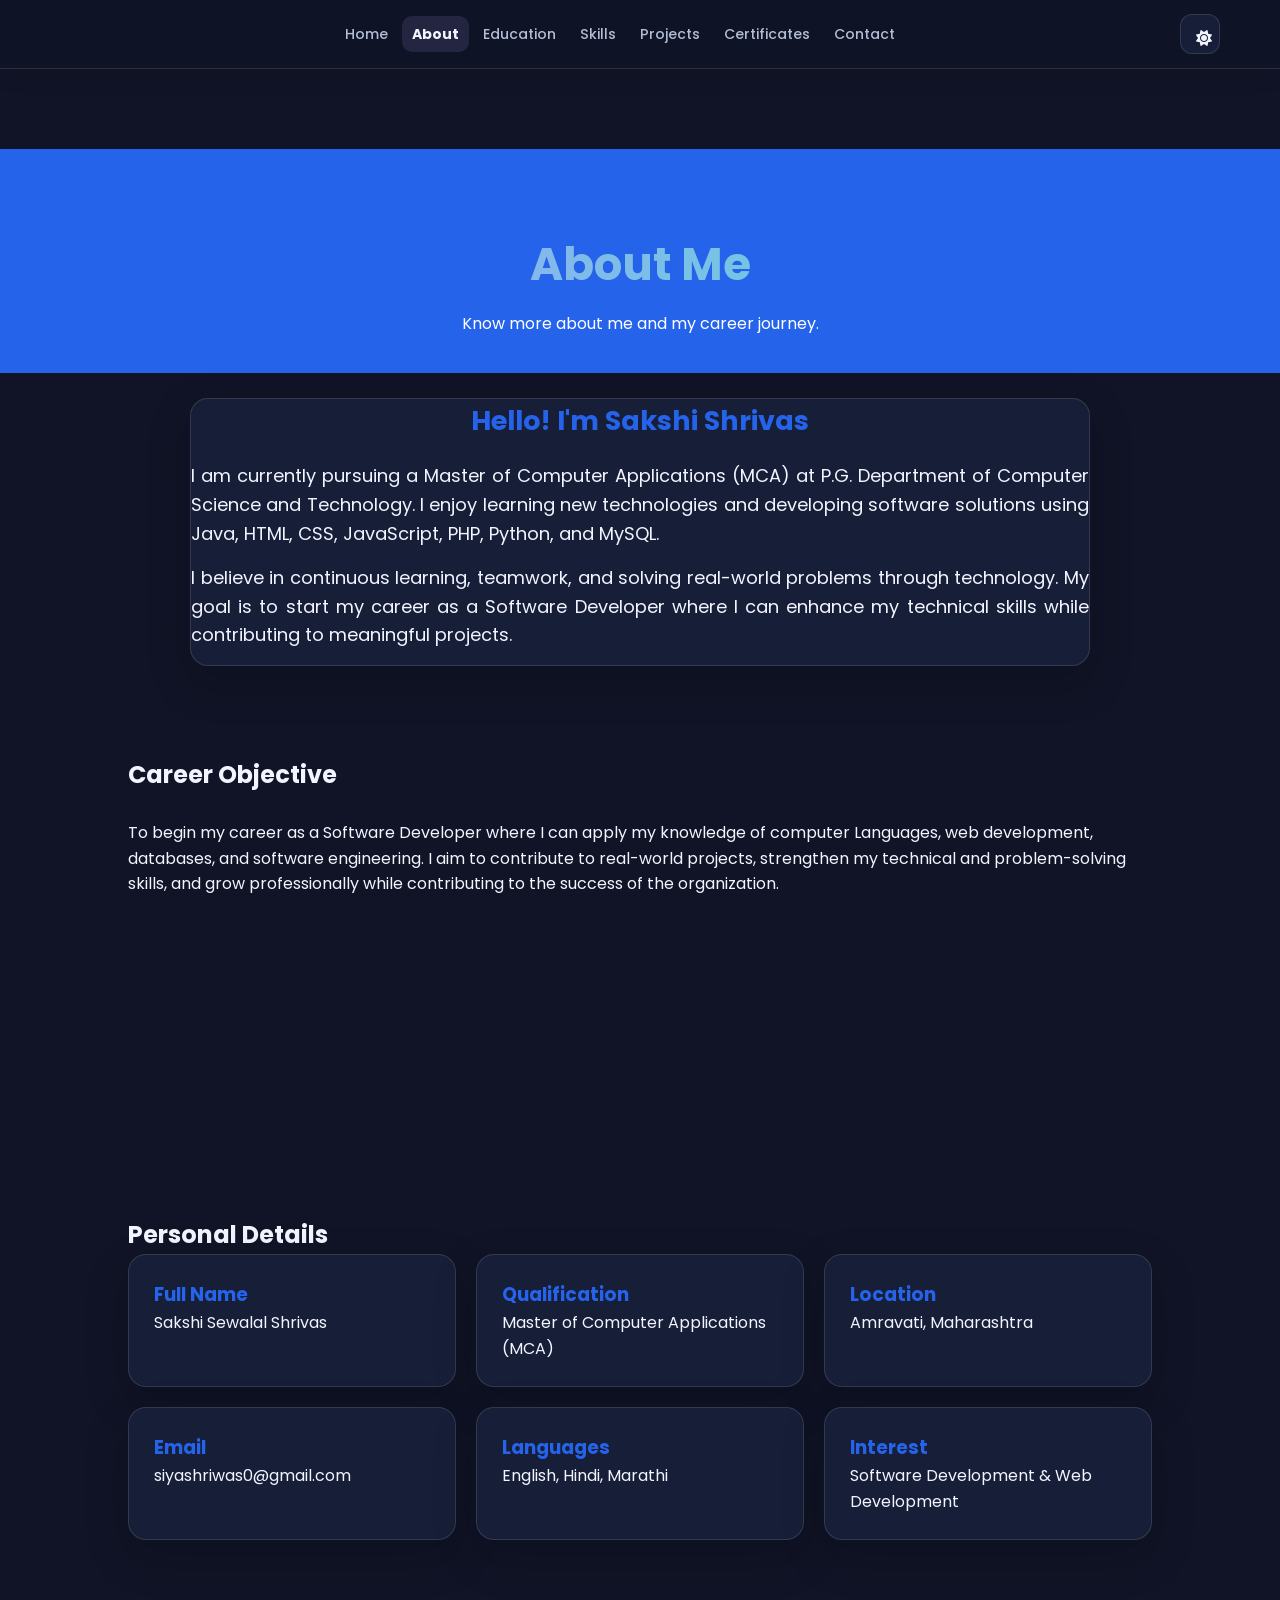
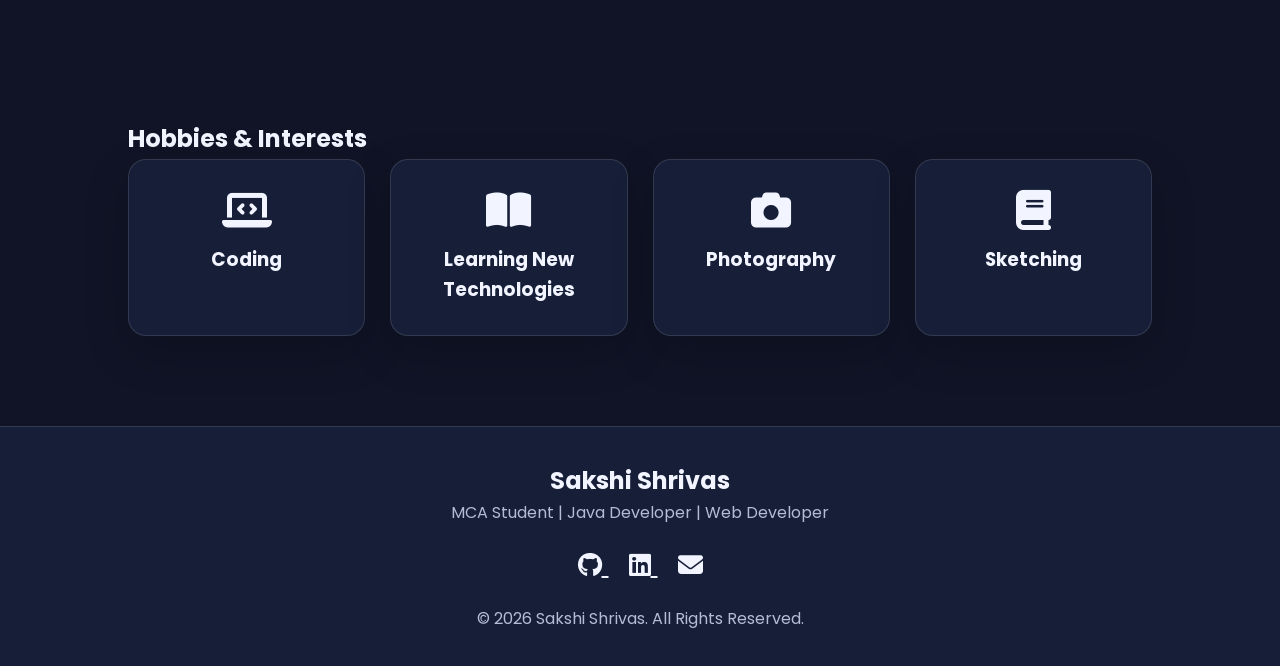
<file: about.html>
<!DOCTYPE html>
<html lang="en">

<head>
    <meta charset="UTF-8">
    <meta name="viewport" content="width=device-width, initial-scale=1.0">
    <meta name="description" content="Learn about Sakshi Shrivas, an MCA student interested in Java and web development.">
    <meta name="theme-color" content="#101426">
    <meta property="og:type" content="website">
    <meta property="og:title" content="About | Sakshi Shrivas Portfolio">
    <meta property="og:description" content="Learn about Sakshi Shrivas, an MCA student interested in Java and web development.">
    <meta property="og:image" content="images/portfolio-preview.svg">
    <title>About | Sakshi Shrivas</title>

    <link rel="icon" href="favicon.svg" type="image/svg+xml">
    <link rel="stylesheet" href="style.css">

    <!-- Font Awesome -->
    <link rel="stylesheet"
        href="https://cdnjs.cloudflare.com/ajax/libs/font-awesome/6.6.0/css/all.min.css">
</head>

<body>

    <!-- ================= NAVBAR ================= -->

    <header>

        <nav class="navbar">

            <div class="logo">
                <a href="index.html"></a>
            </div>

            <ul class="nav-links">

                <li><a href="index.html">Home</a></li>

                <li><a href="about.html" class="active">About</a></li>

                <li><a href="education.html">Education</a></li>

                <li><a href="skills.html">Skills</a></li>

                <li><a href="projects.html">Projects</a></li>

                <li><a href="certificates.html">Certificates</a></li>

                <li><a href="contact.html">Contact</a></li>

            </ul>
            <div class="nav-controls">
                <button class="icon-button menu-toggle" type="button" aria-label="Open navigation" aria-expanded="false"><i class="fas fa-bars"></i></button>
                <button class="icon-button theme-toggle" type="button" aria-label="Switch to light theme" title="Switch theme"><i class="fas fa-sun"></i></button>
            </div>

        </nav>

    </header>

    <!-- ================= ABOUT ================= -->

    <section class="page-banner">

        <h1>About Me</h1>
        <p>Know more about me and my career journey.</p>

    </section><br>


        <div class="about-content">

            <h2>Hello! I'm Sakshi Shrivas</h2>

            <p>
                I am currently pursuing a Master of Computer Applications (MCA)
                at P.G. Department of Computer Science and Technology. I enjoy learning new
                technologies and developing software solutions using Java,
                HTML, CSS, JavaScript, PHP, Python, and MySQL.
            </p>

            <p>
                I believe in continuous learning, teamwork, and solving
                real-world problems through technology. My goal is to start
                my career as a Software Developer where I can enhance my
                technical skills while contributing to meaningful projects.
            </p>

        </div>

    </section>

    <!-- ================= CAREER OBJECTIVE ================= -->

    <section class="career-section">

        <h2>Career Objective</h2><br>

        <p>
            To begin my career as a Software Developer where I can apply my knowledge of computer Languages, web development, databases, and software engineering. I aim to contribute to real-world projects, strengthen my technical and problem-solving skills, and grow professionally while contributing to the success of the organization.
        </p>

        <div class="card">

            <p>
                To obtain a challenging Software Developer position where I
                can apply my programming knowledge, improve my technical
                abilities, and contribute to the success of the organization
                while continuously learning and growing professionally.
            </p>

        </div>

    </section>

    <!-- ================= PERSONAL DETAILS ================= -->

    <section class="details-section">

        <h2>Personal Details</h2>

        <div class="details-container">

            <div class="detail-box">
                <h3>Full Name</h3>
                <p>Sakshi Sewalal Shrivas</p>
            </div>

            <div class="detail-box">
                <h3>Qualification</h3>
                <p>Master of Computer Applications (MCA)</p>
            </div>

            <div class="detail-box">
                <h3>Location</h3>
                <p>Amravati, Maharashtra</p>
            </div>

            <div class="detail-box">
                <h3>Email</h3>
                <p>siyashriwas0@gmail.com</p>
            </div>

            <div class="detail-box">
                <h3>Languages</h3>
                <p>English, Hindi, Marathi</p>
            </div>

            <div class="detail-box">
                <h3>Interest</h3>
                <p>Software Development & Web Development</p>
            </div>

        </div>

    </section>

    <!-- ================= HOBBIES ================= -->

    <section class="hobby-section">

        <h2>Hobbies & Interests</h2>

        <div class="hobby-container">

            <div class="hobby-card">
                <i class="fa-solid fa-laptop-code"></i>
                <h3>Coding</h3>
            </div>

            <div class="hobby-card">
                <i class="fa-solid fa-book-open"></i>
                <h3>Learning New Technologies</h3>
            </div>

            <div class="hobby-card">
                <i class="fa-solid fa-camera"></i>
                <h3>Photography</h3>
            </div>

            <div class="hobby-card">
                <i class="fa-solid fa-book"></i>
                <h3>Sketching</h3>
            </div>

        </div>

    </section>

    <!-- ================= FOOTER ================= -->

    <footer>

        <h2>Sakshi Shrivas</h2>

        <p>MCA Student | Java Developer | Web Developer</p>

        <div class="social-icons">

            <a href="https://github.com/Siya-git2005" target="_blank" rel="noopener noreferrer">
                <i class="fab fa-github"></i>
            </a>

            <a href="https://www.linkedin.com/" target="_blank" rel="noopener noreferrer" aria-label="Find me on LinkedIn">
                <i class="fab fa-linkedin"></i>
            </a>

            <a href="mailto:siyashriwas0@gmail.com">
                <i class="fas fa-envelope"></i>
            </a>

        </div>

        <p>© 2026 Sakshi Shrivas. All Rights Reserved.</p>

    </footer>

    <script src="script.js" defer></script>

</body>

</html>
</file>
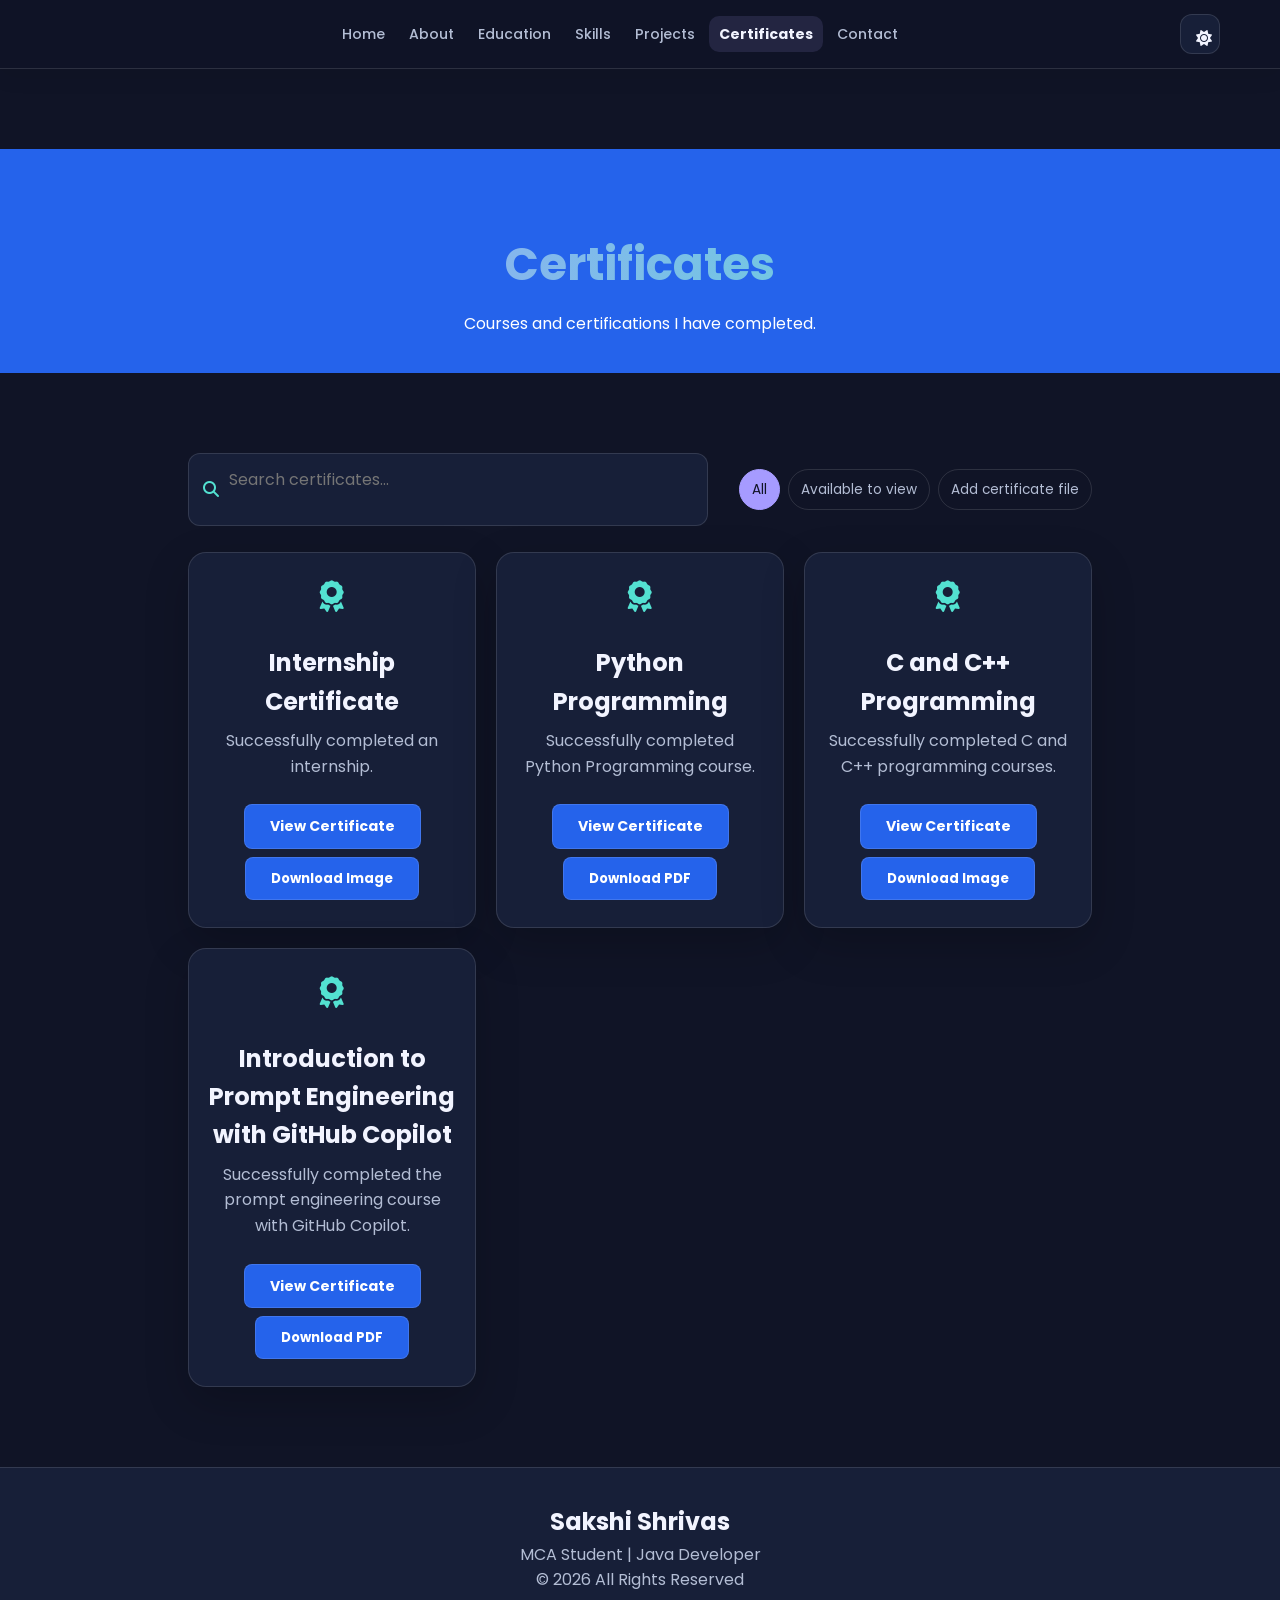
<file: certificates.html>
<!DOCTYPE html>
<html lang="en">
<head>

    <meta charset="UTF-8">
    <meta name="viewport" content="width=device-width, initial-scale=1.0">
    <meta name="description" content="View available certificates and professional learning achievements of Sakshi Shrivas.">
    <meta name="theme-color" content="#101426">
    <meta property="og:type" content="website">
    <meta property="og:title" content="Certificates | Sakshi Shrivas Portfolio">
    <meta property="og:description" content="View available certificates and professional learning achievements of Sakshi Shrivas.">
    <meta property="og:image" content="images/portfolio-preview.svg">

    <title>Certificates | Sakshi Shrivas</title>

    <link rel="icon" href="favicon.svg" type="image/svg+xml">
    <link rel="stylesheet" href="style.css">

    <link rel="stylesheet"
    href="https://cdnjs.cloudflare.com/ajax/libs/font-awesome/6.6.0/css/all.min.css">

</head>

<body>

<header>

<nav class="navbar">

<div class="logo">
<a href="index.html"></a>
</div>

<ul class="nav-links">

<li><a href="index.html">Home</a></li>

<li><a href="about.html">About</a></li>

<li><a href="education.html">Education</a></li>

<li><a href="skills.html">Skills</a></li>

<li><a href="projects.html">Projects</a></li>

<li><a href="certificates.html" class="active">Certificates</a></li>

<li><a href="contact.html">Contact</a></li>

</ul>
            <div class="nav-controls">
                <button class="icon-button menu-toggle" type="button" aria-label="Open navigation" aria-expanded="false"><i class="fas fa-bars"></i></button>
                <button class="icon-button theme-toggle" type="button" aria-label="Switch to light theme" title="Switch theme"><i class="fas fa-sun"></i></button>
            </div>

</nav>

</header>

<!-- Banner -->

<section class="page-banner">

<h1>Certificates</h1>

<p>Courses and certifications I have completed.</p>

</section>

<!-- Certificates -->

<section class="certificate-section">
<div class="portfolio-tools certificate-tools"><label class="search-box"><i class="fas fa-search"></i><input id="certificateSearch" type="search" placeholder="Search certificates..." aria-label="Search certificates"></label><div class="filter-chips" role="group" aria-label="Filter certificates"><button class="filter-chip active" data-cert-filter="all">All</button><button class="filter-chip" data-cert-filter="available">Available to view</button><button class="filter-chip" data-cert-filter="pending">Add certificate file</button></div></div>


<div class="certificate-card">
    <i class="fas fa-award"></i>

    <h2>Internship Certificate</h2>
    <p>Successfully completed an internship.</p>

    <div class="certificate-actions">
        <a class="certificate-preview-btn"
           href="certificates/Java.jpeg"
           target="_blank"
           rel="noopener noreferrer">
            View Certificate
        </a>

        <a class="certificate-download"
           href="certificates/Java.jpeg"
           download="Internship-Certificate.jpeg">
            Download Image
        </a>
    </div>
</div>



<div class="certificate-card">
    <i class="fas fa-award"></i>

    <h2>Python Programming</h2>
    <p>Successfully completed Python Programming course.</p>

    <div class="certificate-actions">
        <a class="certificate-preview-btn"
           href="Pyhton%20CER.pdf"
           target="_blank"
           rel="noopener noreferrer">
            View Certificate
        </a>

        <a class="certificate-download"
           href="Pyhton%20CER.pdf"
           download="Python-Certificate.pdf">
            Download PDF
        </a>
    </div>
</div>


</div>



<div class="certificate-card">
    <i class="fas fa-award"></i>

    <h2>C and C++ Programming</h2>
    <p>Successfully completed C and C++ programming courses.</p>

    <div class="certificate-actions">
        <a class="certificate-preview-btn"
           href="certificates/C and C++.jpeg"
           target="_blank"
           rel="noopener noreferrer">
            View Certificate
        </a>

        <a class="certificate-download"
           href="certificates/C and C++.jpeg"
           download="C-and-CPP-Certificate.jpeg">
            Download Image
        </a>
    </div>
</div>

<div class="certificate-card">
    <i class="fas fa-award"></i>

    <h2>Introduction to Prompt Engineering with GitHub Copilot</h2>
    <p>Successfully completed the prompt engineering course with GitHub Copilot.</p>

    <div class="certificate-actions">
        <a class="certificate-preview-btn"
           href="certificates/prompt engineering with GitHub Copilot.pdf"
           target="_blank"
           rel="noopener noreferrer">
            View Certificate
        </a>

        <a class="certificate-download"
           href="certificates/prompt engineering with GitHub Copilot.pdf"
           download="Prompt-Engineering-Certificate.pdf">
            Download PDF
        </a>
    </div>
</div>




</section>
<div class="modal-backdrop certificate-modal" id="certificateModal" role="dialog" aria-modal="true" aria-labelledby="certificateModalTitle" hidden><div class="modal-card certificate-modal-card"><button type="button" class="modal-close" aria-label="Close certificate">×</button><p class="modal-eyebrow">CERTIFICATE PREVIEW</p><h2 id="certificateModalTitle">Python Programming</h2><div id="certificatePdfViewer">
    <img id="certificateImage" alt="Certificate preview">
</div><img
    id="certificateImage"
    alt="Certificate preview"
    hidden
>
</div><div class="modal-actions"><a id="certificateOpen" class="btn" href="Pyhton%20CER.pdf" target="_blank" rel="noopener noreferrer">Open in new tab</a><a id="certificateDownload" class="btn2" href="Pyhton%20CER.pdf" download>Download PDF</a></div></div></div>

<footer>

<h2>Sakshi Shrivas</h2>

<p>MCA Student | Java Developer</p>

<p>© 2026 All Rights Reserved</p>

</footer>

<script src="script.js" defer></script>

</body>

</html>
</file>
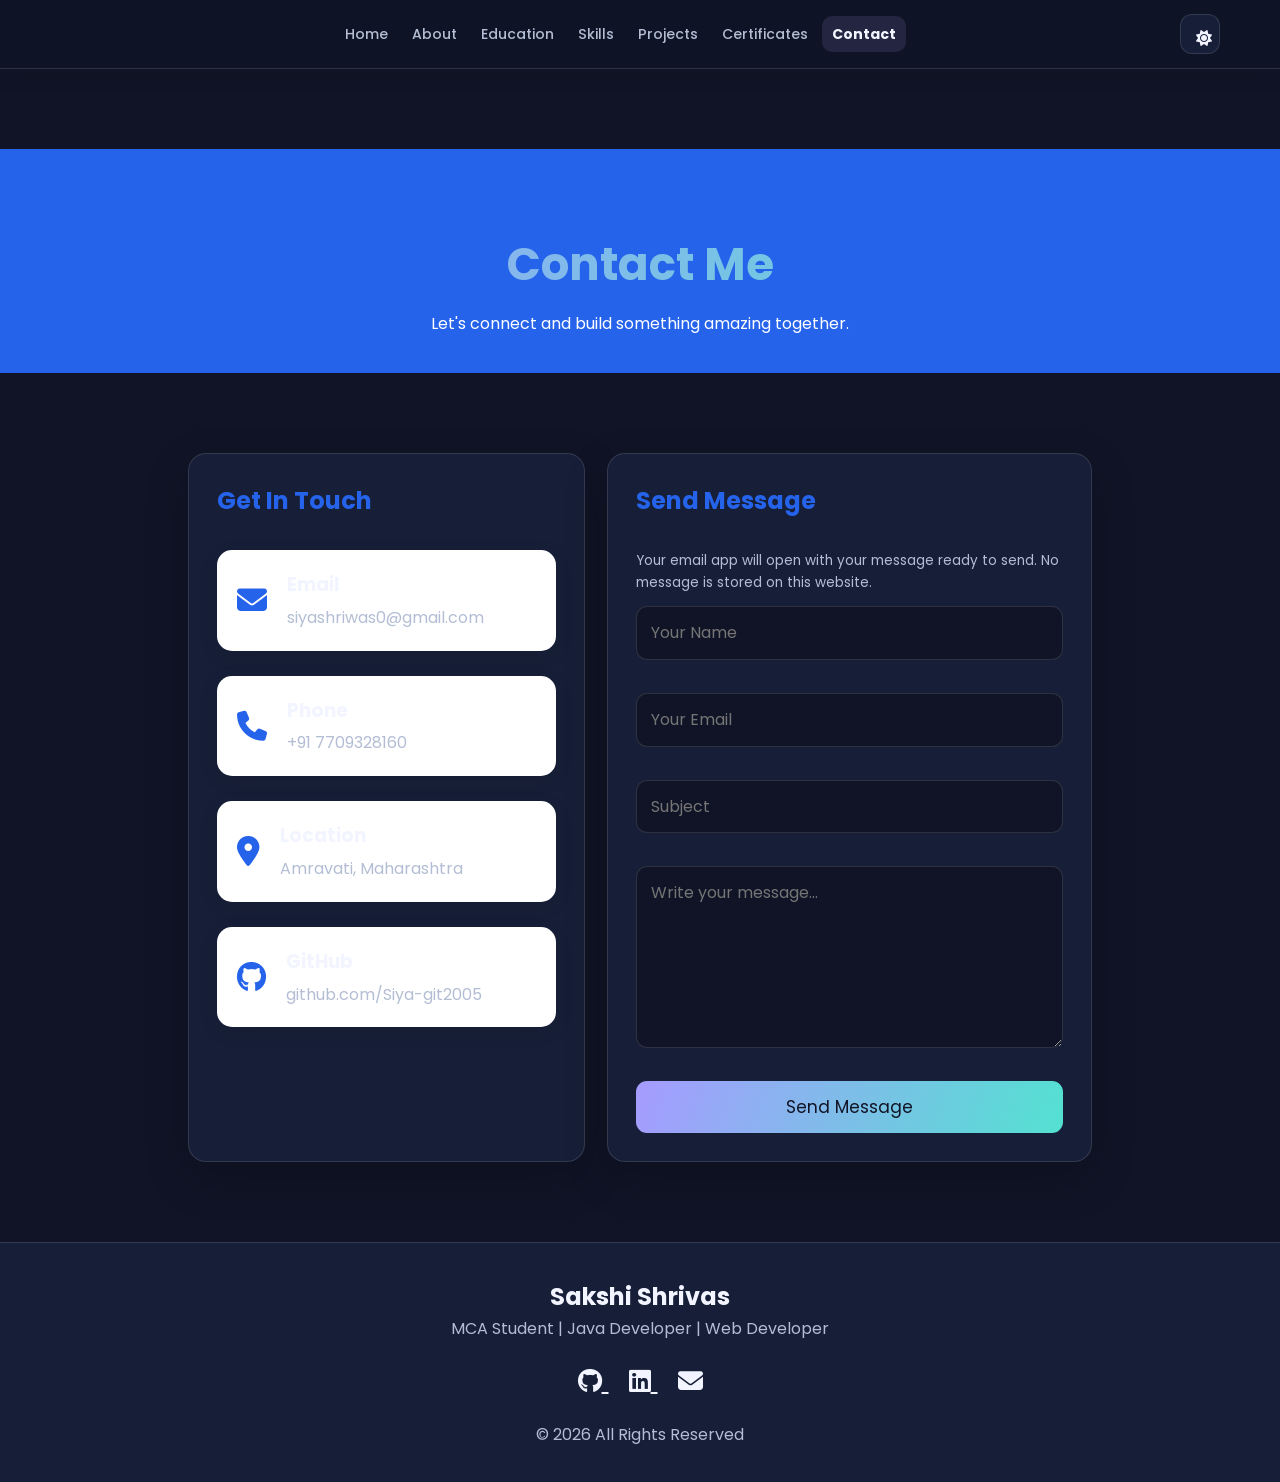
<file: contact.html>
<!DOCTYPE html>
<html lang="en">

<head>

    <meta charset="UTF-8">
    <meta name="viewport" content="width=device-width, initial-scale=1.0">
    <meta name="description" content="Contact Sakshi Shrivas about software development opportunities and projects.">
    <meta name="theme-color" content="#101426">
    <meta property="og:type" content="website">
    <meta property="og:title" content="Contact | Sakshi Shrivas Portfolio">
    <meta property="og:description" content="Contact Sakshi Shrivas about software development opportunities and projects.">
    <meta property="og:image" content="images/portfolio-preview.svg">

    <title>Contact | Sakshi Shrivas</title>

    <link rel="icon" href="favicon.svg" type="image/svg+xml">
    <link rel="stylesheet" href="style.css">

    <link rel="stylesheet"
    href="https://cdnjs.cloudflare.com/ajax/libs/font-awesome/6.6.0/css/all.min.css">

</head>

<body>

<!-- ================= NAVBAR ================= -->

<header>

<nav class="navbar">

<div class="logo">
<a href="index.html"></a>
</div>

<ul class="nav-links">

<li><a href="index.html">Home</a></li>

<li><a href="about.html">About</a></li>

<li><a href="education.html">Education</a></li>

<li><a href="skills.html">Skills</a></li>

<li><a href="projects.html">Projects</a></li>

<li><a href="certificates.html">Certificates</a></li>

<li><a href="contact.html" class="active">Contact</a></li>

</ul>
            <div class="nav-controls">
                <button class="icon-button menu-toggle" type="button" aria-label="Open navigation" aria-expanded="false"><i class="fas fa-bars"></i></button>
                <button class="icon-button theme-toggle" type="button" aria-label="Switch to light theme" title="Switch theme"><i class="fas fa-sun"></i></button>
            </div>

</nav>

</header>

<!-- ================= PAGE BANNER ================= -->

<section class="page-banner">

<h1>Contact Me</h1>

<p>Let's connect and build something amazing together.</p>

</section>

<!-- ================= CONTACT ================= -->

<section class="contact-page">

<div class="contact-info">

<h2>Get In Touch</h2>

<div class="contact-box">

<i class="fas fa-envelope"></i>

<div>

<h3>Email</h3>

<p>siyashriwas0@gmail.com</p>

</div>

</div>

<div class="contact-box">

<i class="fas fa-phone"></i>

<div>

<h3>Phone</h3>

<p>+91 7709328160</p>

</div>

</div>

<div class="contact-box">

<i class="fas fa-location-dot"></i>

<div>

<h3>Location</h3>

<p>Amravati, Maharashtra</p>

</div>

</div>

<div class="contact-box">

<i class="fab fa-github"></i>

<div>

<h3>GitHub</h3>

<p>github.com/Siya-git2005</p>

</div>

</div>

</div>

<!-- Contact Form -->

<div class="contact-form">

<h2>Send Message</h2>

<form id="contactForm">
<p class="form-note">Your email app will open with your message ready to send. No message is stored on this website.</p>

<input name="name" type="text"
placeholder="Your Name" aria-label="Your name"
required>

<input name="email" type="email"
placeholder="Your Email" aria-label="Your email"
required>

<input name="subject" type="text"
placeholder="Subject" aria-label="Subject">

<textarea name="message"
rows="6"
placeholder="Write your message..." aria-label="Your message"
required></textarea>

<button type="submit">

Send Message

</button>

<p id="formStatus" class="form-status" role="status" aria-live="polite"></p>
</form>

</div>

</section>

<!-- ================= FOOTER ================= -->

<footer>

<h2>Sakshi Shrivas</h2>

<p>MCA Student | Java Developer | Web Developer</p>

<div class="social-icons">

<a href="https://github.com/Siya-git2005">

<i class="fab fa-github"></i>

</a>

<a href="#">

<i class="fab fa-linkedin"></i>

</a>

<a href="mailto:siyashriwas0@gmail.com">

<i class="fas fa-envelope"></i>

</a>

</div>

<p>

© 2026 All Rights Reserved

</p>

</footer>

<script src="script.js" defer></script>

</body>

</html>
</file>
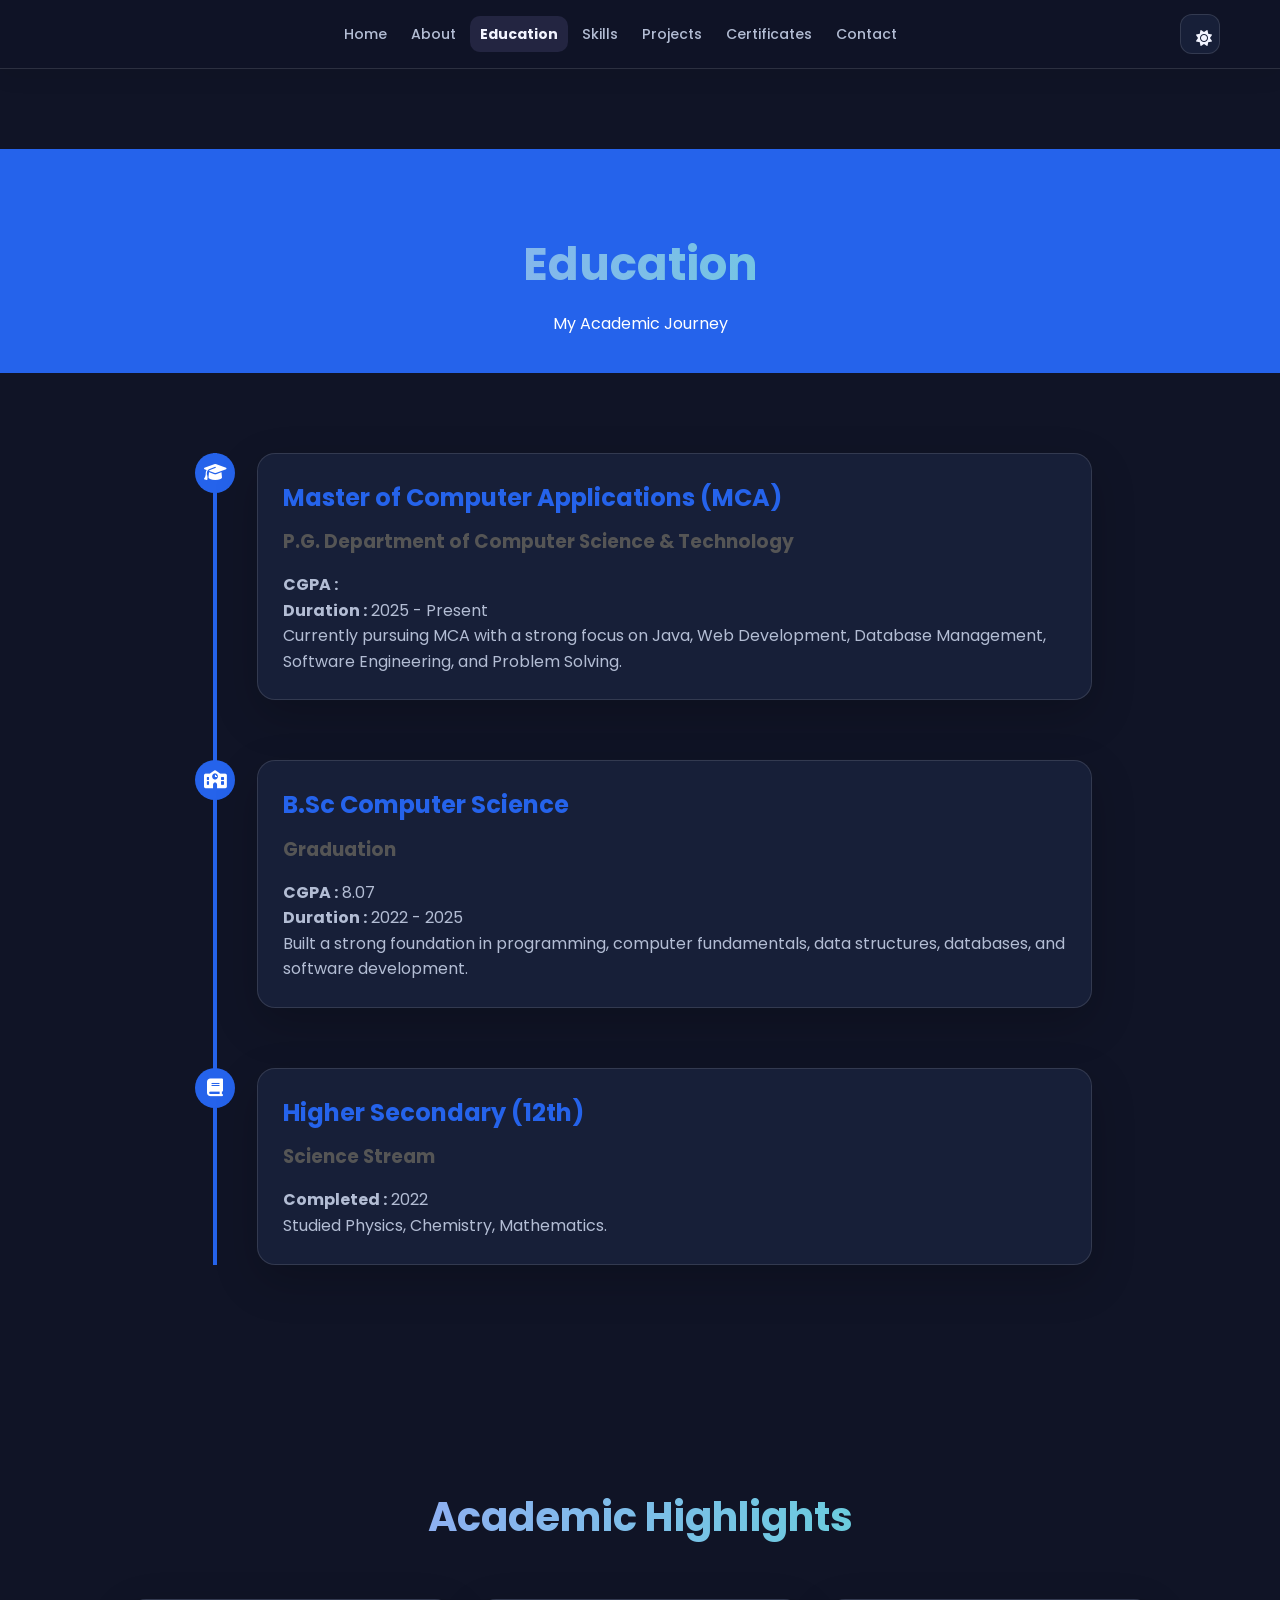
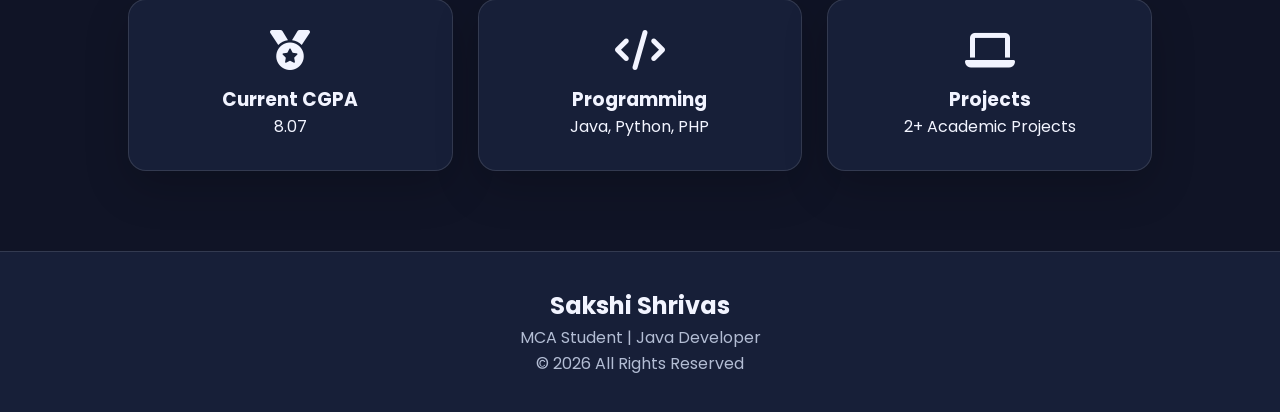
<file: education.html>
<!DOCTYPE html>
<html lang="en">

<head>

    <meta charset="UTF-8">
    <meta name="viewport" content="width=device-width, initial-scale=1.0">
    <meta name="description" content="Academic journey and education details of Sakshi Shrivas.">
    <meta name="theme-color" content="#101426">
    <meta property="og:type" content="website">
    <meta property="og:title" content="Education | Sakshi Shrivas Portfolio">
    <meta property="og:description" content="Academic journey and education details of Sakshi Shrivas.">
    <meta property="og:image" content="images/portfolio-preview.svg">

    <title>Education | Sakshi Shrivas</title>

    <link rel="icon" href="favicon.svg" type="image/svg+xml">
    <link rel="stylesheet" href="style.css">

    <!-- Font Awesome -->

    <link rel="stylesheet"
        href="https://cdnjs.cloudflare.com/ajax/libs/font-awesome/6.6.0/css/all.min.css">

</head>

<body>

    <!-- ================= NAVBAR ================= -->

    <header>

        <nav class="navbar">

            <div class="logo">
                <a href="index.html"></a>
            </div>

            <ul class="nav-links">

                <li><a href="index.html">Home</a></li>

                <li><a href="about.html">About</a></li>

                <li><a href="education.html" class="active">Education</a></li>

                <li><a href="skills.html">Skills</a></li>

                <li><a href="projects.html">Projects</a></li>

                <li><a href="certificates.html">Certificates</a></li>

                <li><a href="contact.html">Contact</a></li>

            </ul>
            <div class="nav-controls">
                <button class="icon-button menu-toggle" type="button" aria-label="Open navigation" aria-expanded="false"><i class="fas fa-bars"></i></button>
                <button class="icon-button theme-toggle" type="button" aria-label="Switch to light theme" title="Switch theme"><i class="fas fa-sun"></i></button>
            </div>

        </nav>

    </header>

    <!-- ================= PAGE TITLE ================= -->

    <section class="page-banner">

        <h1>Education</h1>

        <p>My Academic Journey</p>

    </section>

    <!-- ================= EDUCATION TIMELINE ================= -->

    <section class="education">

        <div class="timeline">

            <!-- MCA -->

            <div class="timeline-item">

                <div class="timeline-icon">

                    <i class="fa-solid fa-graduation-cap"></i>

                </div>

                <div class="timeline-content">

                    <h2>Master of Computer Applications (MCA)</h2>

                    <h3>P.G. Department of Computer Science & Technology</h3>

                    <p><strong>CGPA :</strong> </p>

                    <p><strong>Duration :</strong> 2025 - Present</p>

                    <p>
                        Currently pursuing MCA with a strong focus on
                        Java, Web Development, Database Management,
                        Software Engineering, and Problem Solving.
                    </p>

                </div>

            </div>

            <!-- B.Sc -->

            <div class="timeline-item">

                <div class="timeline-icon">

                    <i class="fa-solid fa-school"></i>

                </div>

                <div class="timeline-content">

                    <h2>B.Sc Computer Science</h2>

                    <h3>Graduation</h3>

                    <p><strong>CGPA :</strong> 8.07</p>

                    <p><strong>Duration :</strong> 2022 - 2025</p>

                    <p>
                        Built a strong foundation in programming,
                        computer fundamentals, data structures,
                        databases, and software development.
                    </p>

                </div>

            </div>

            <!-- School -->

            <div class="timeline-item">

                <div class="timeline-icon">

                    <i class="fa-solid fa-book"></i>

                </div>

                <div class="timeline-content">

                    <h2>Higher Secondary (12th)</h2>

                    <h3>Science Stream</h3>

                    <p><strong>Completed :</strong> 2022</p>

                    <p>
                        Studied Physics, Chemistry, Mathematics.
                    </p>

                </div>
                

            </div>

        </div>

    </section>

    <!-- ================= EDUCATION HIGHLIGHTS ================= -->

    <section class="education-highlights">

        <h2 class="section-title">Academic Highlights</h2>

        <div class="highlight-container">

            <div class="highlight-card">

                <i class="fa-solid fa-medal"></i>

                <h3>Current CGPA</h3>

                <p>8.07</p>

            </div>

            <div class="highlight-card">

                <i class="fa-solid fa-code"></i>

                <h3>Programming</h3>

                <p>Java, Python, PHP</p>

            </div>

            <div class="highlight-card">

                <i class="fa-solid fa-laptop"></i>

                <h3>Projects</h3>

                <p>2+ Academic Projects</p>

            </div>

        </div>

    </section>

    <!-- ================= FOOTER ================= -->

    <footer>

        <h2>Sakshi Shrivas</h2>

        <p>MCA Student | Java Developer</p>

        <p>© 2026 All Rights Reserved</p>

    </footer>

    <script src="script.js" defer></script>

</body>

</html>
</file>
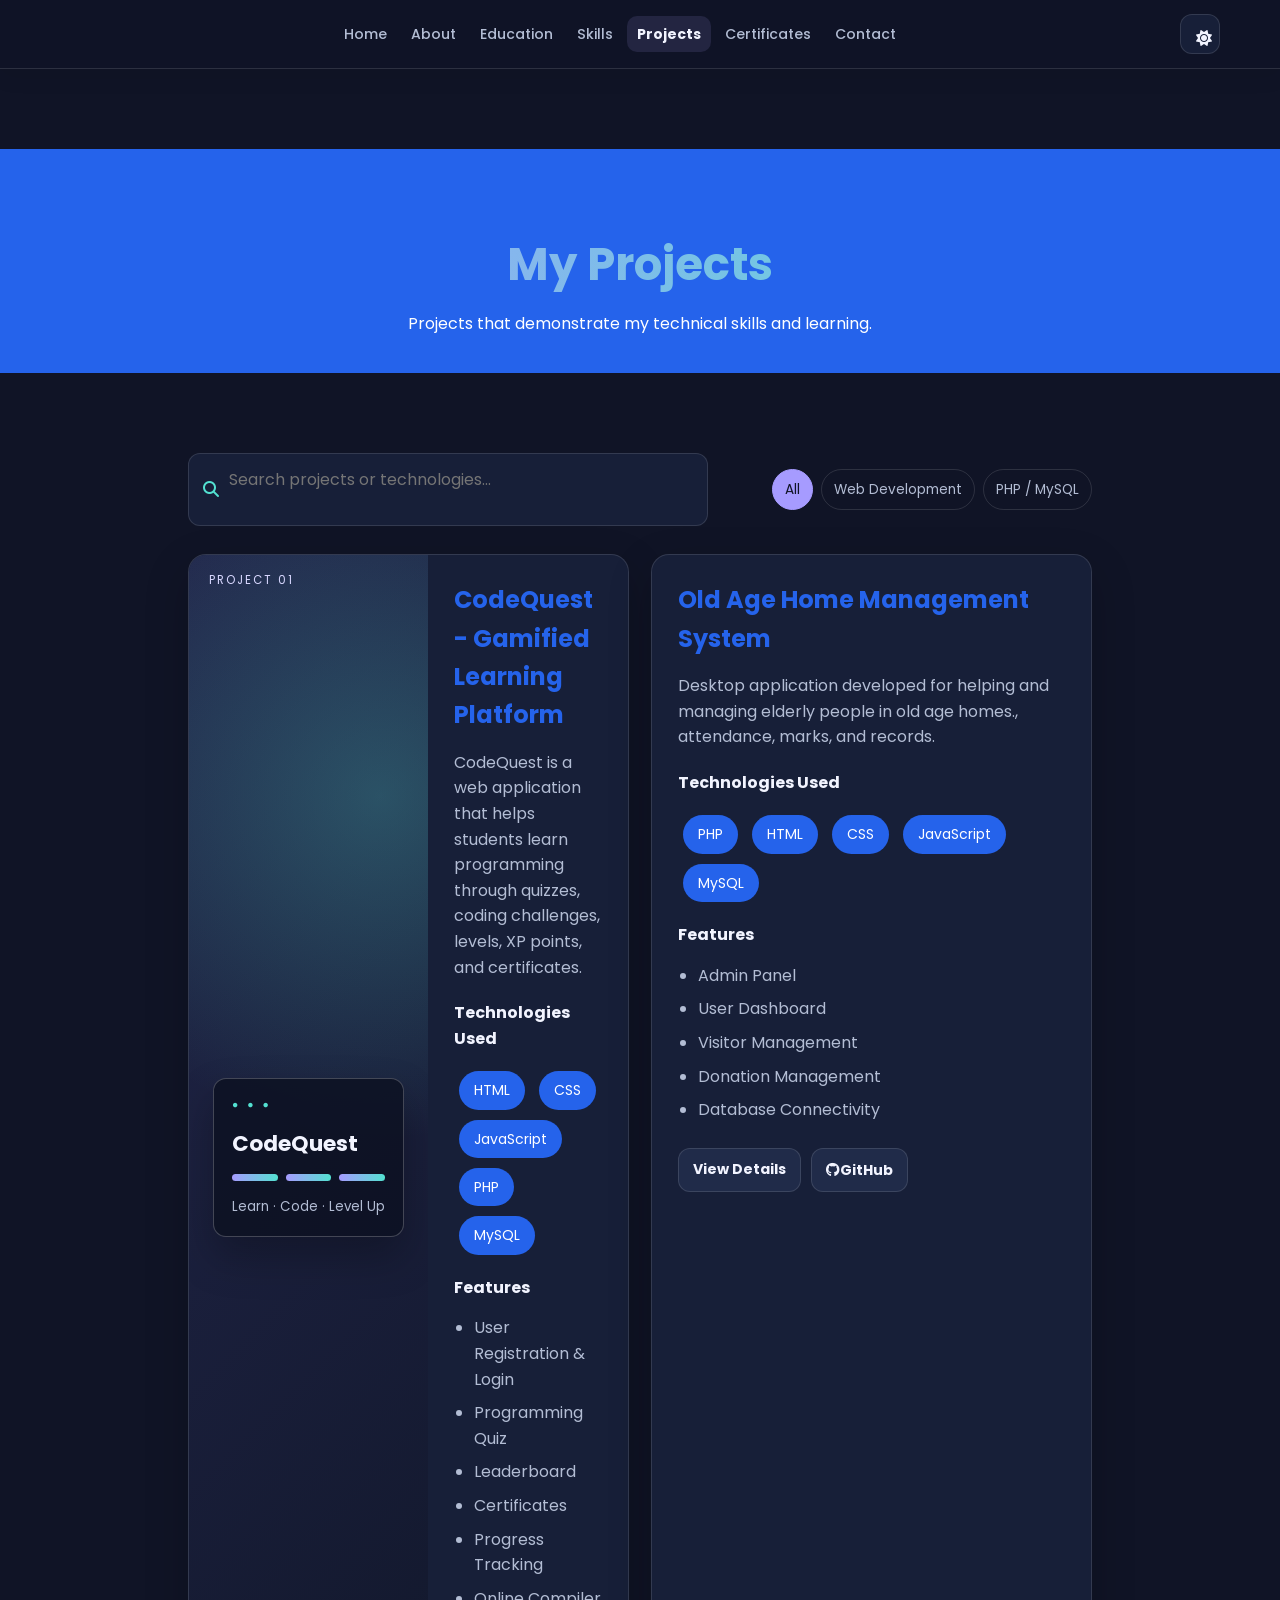
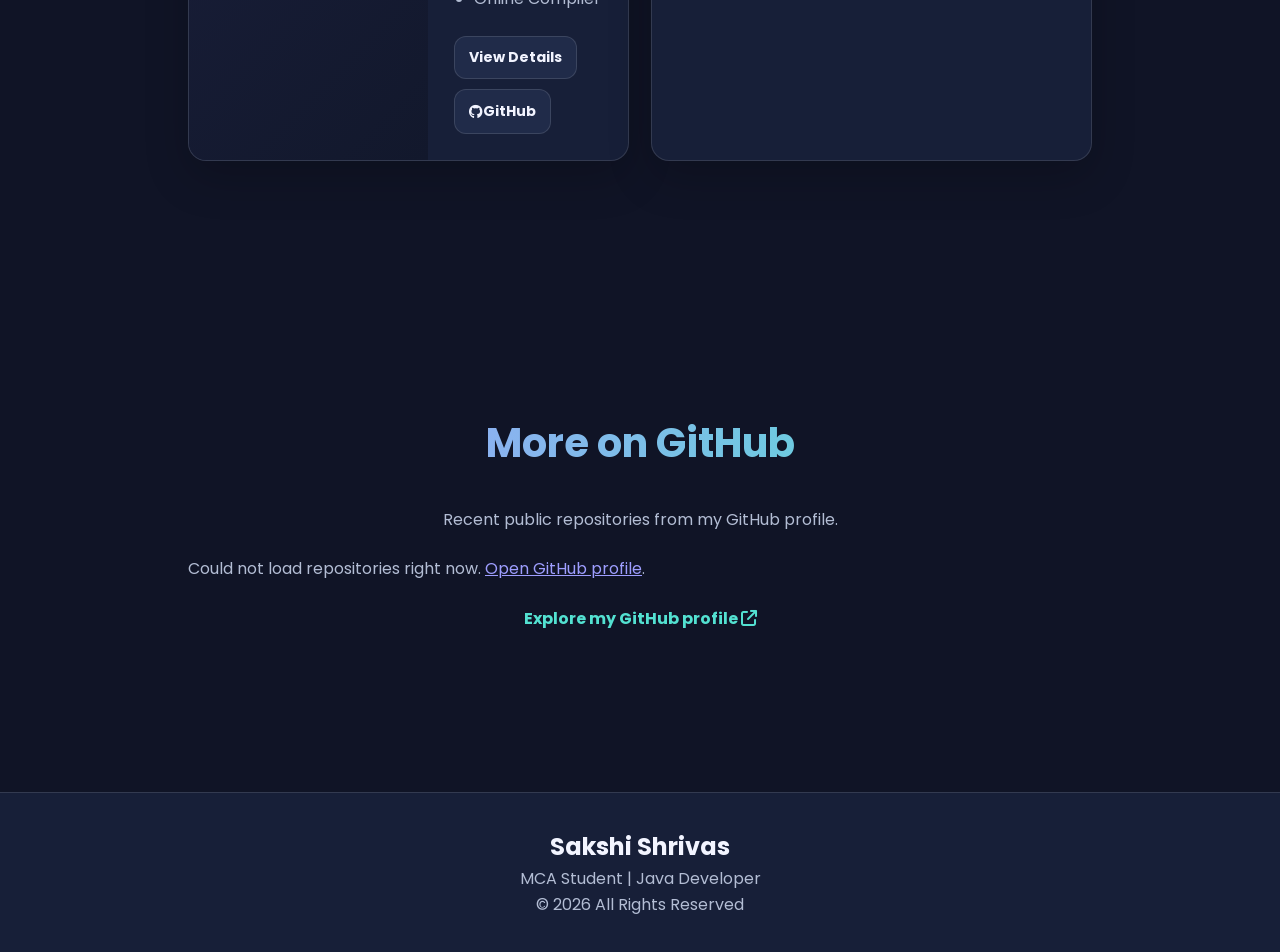
<file: projects.html>
<!DOCTYPE html>
<html lang="en">

<head>

    <meta charset="UTF-8">
    <meta name="viewport" content="width=device-width, initial-scale=1.0">
    <meta name="description" content="Explore software development projects by Sakshi Shrivas, including CodeQuest.">
    <meta name="theme-color" content="#101426">
    <meta property="og:type" content="website">
    <meta property="og:title" content="Projects | Sakshi Shrivas Portfolio">
    <meta property="og:description" content="Explore software development projects by Sakshi Shrivas, including CodeQuest.">
    <meta property="og:image" content="images/portfolio-preview.svg">

    <title>Projects | Sakshi Shrivas</title>

    <link rel="icon" href="favicon.svg" type="image/svg+xml">
    <link rel="stylesheet" href="style.css">

    <link rel="stylesheet"
    href="https://cdnjs.cloudflare.com/ajax/libs/font-awesome/6.6.0/css/all.min.css">

</head>

<body>

<header>

<nav class="navbar">

<div class="logo">
<a href="index.html"></a>
</div>

<ul class="nav-links">

<li><a href="index.html">Home</a></li>

<li><a href="about.html">About</a></li>

<li><a href="education.html">Education</a></li>

<li><a href="skills.html">Skills</a></li>

<li><a href="projects.html" class="active">Projects</a></li>

<li><a href="certificates.html">Certificates</a></li>

<li><a href="contact.html">Contact</a></li>

</ul>
            <div class="nav-controls">
                <button class="icon-button menu-toggle" type="button" aria-label="Open navigation" aria-expanded="false"><i class="fas fa-bars"></i></button>
                <button class="icon-button theme-toggle" type="button" aria-label="Switch to light theme" title="Switch theme"><i class="fas fa-sun"></i></button>
            </div>

</nav>

</header>

<!-- ================= Banner ================= -->

<section class="page-banner">

<h1>My Projects</h1>

<p>Projects that demonstrate my technical skills and learning.</p>

</section>

<!-- ================= Projects ================= -->

<section class="projects">
<div class="portfolio-tools"><label class="search-box"><i class="fas fa-search"></i><input id="projectSearch" type="search" placeholder="Search projects or technologies..." aria-label="Search projects"></label><div class="filter-chips" role="group" aria-label="Filter projects"><button class="filter-chip active" data-filter="all">All</button><button class="filter-chip" data-filter="web">Web Development</button><button class="filter-chip" data-filter="php">PHP / MySQL</button></div></div>

<!-- Project 1 -->

<div class="project-box searchable-project" data-category="web php" data-search="codequest gamified learning platform html css javascript php mysql coding quiz leaderboard certificates">
<div class="project-art art-codequest"><span class="art-label">PROJECT 01</span><div class="mock-window"><div class="mock-dots">● ● ●</div><strong>CodeQuest</strong><div class="mock-bars"><i></i><i></i><i></i></div><small>Learn · Code · Level Up</small></div></div>


<div class="project-info">

<h2>CodeQuest - Gamified Learning Platform</h2>

<p>

CodeQuest is a web application that helps students learn programming
through quizzes, coding challenges, levels, XP points, and certificates.

</p>

<h4>Technologies Used</h4>

<div class="tech">

<span>HTML</span>

<span>CSS</span>

<span>JavaScript</span>

<span>PHP</span>

<span>MySQL</span>

</div>

<h4>Features</h4>

<ul>

<li>User Registration & Login</li>

<li>Programming Quiz</li>

<li>Leaderboard</li>

<li>Certificates</li>

<li>Progress Tracking</li>

<li>Online Compiler</li>

</ul>

<div class="project-buttons">
<button type="button" class="project-details-btn" data-project-title="CodeQuest - Gamified Learning Platform" data-project-detail="A gamified learning app that helps students practise programming through quizzes, coding challenges, levels, XP, progress tracking and certificates." data-project-tech="HTML, CSS, JavaScript, PHP, MySQL">View Details</button>

<a href="https://github.com/Siya-git2005" target="_blank" rel="noopener noreferrer">

<i class="fab fa-github"></i>

GitHub

</a>



</div>

</div>

</div>

<!-- Project 2 -->

<div class="project-box">



<div class="project-info">

<h2>Old Age Home Management System</h2>

<p>

Desktop application developed for helping and managing elderly people in old age homes.,
attendance, marks, and records.

</p>

<h4>Technologies Used</h4>

<div class="tech">

<span>PHP</span>

<span>HTML</span>

<span>CSS</span>

<span>JavaScript</span>

<span>MySQL</span>

</div>

<h4>Features</h4>

<ul>

<li>Admin Panel</li>

<li>User Dashboard</li>

<li>Visitor Management</li>

<li>Donation Management</li>

<li>Database Connectivity</li>

</ul>

<div class="project-buttons">
<button type="button" class="project-details-btn" data-project-title="Old Age Home Management System" data-project-detail="A management system concept for organizing resident records, visitor management, donation records and administrative workflows." data-project-tech="PHP, HTML, CSS, JavaScript, MySQL">View Details</button>

<a href="https://github.com/Siya-git2005">

<i class="fab fa-github"></i>

GitHub

</a>


</div>

</div>

</div>

</section>
<div class="modal-backdrop" id="projectModal" role="dialog" aria-modal="true" aria-labelledby="projectModalTitle" hidden><div class="modal-card"><button type="button" class="modal-close" aria-label="Close details">×</button><p class="modal-eyebrow">PROJECT DETAILS</p><h2 id="projectModalTitle"></h2><p id="projectModalDescription"></p><p class="modal-tech" id="projectModalTech"></p></div></div>

<section class="github-section"><h2 class="section-title">More on GitHub</h2><p class="github-intro">Recent public repositories from my GitHub profile.</p><div class="github-repos" id="githubRepos"><p>Loading repositories…</p></div><p class="github-profile-link"><a href="https://github.com/Siya-git2005" target="_blank" rel="noopener noreferrer">Explore my GitHub profile <i class="fas fa-arrow-up-right-from-square"></i></a></p></section>
<footer>

<h2>Sakshi Shrivas</h2>

<p>MCA Student | Java Developer</p>

<p>© 2026 All Rights Reserved</p>

</footer>

<script src="script.js" defer></script>

</body>

</html>
</file>
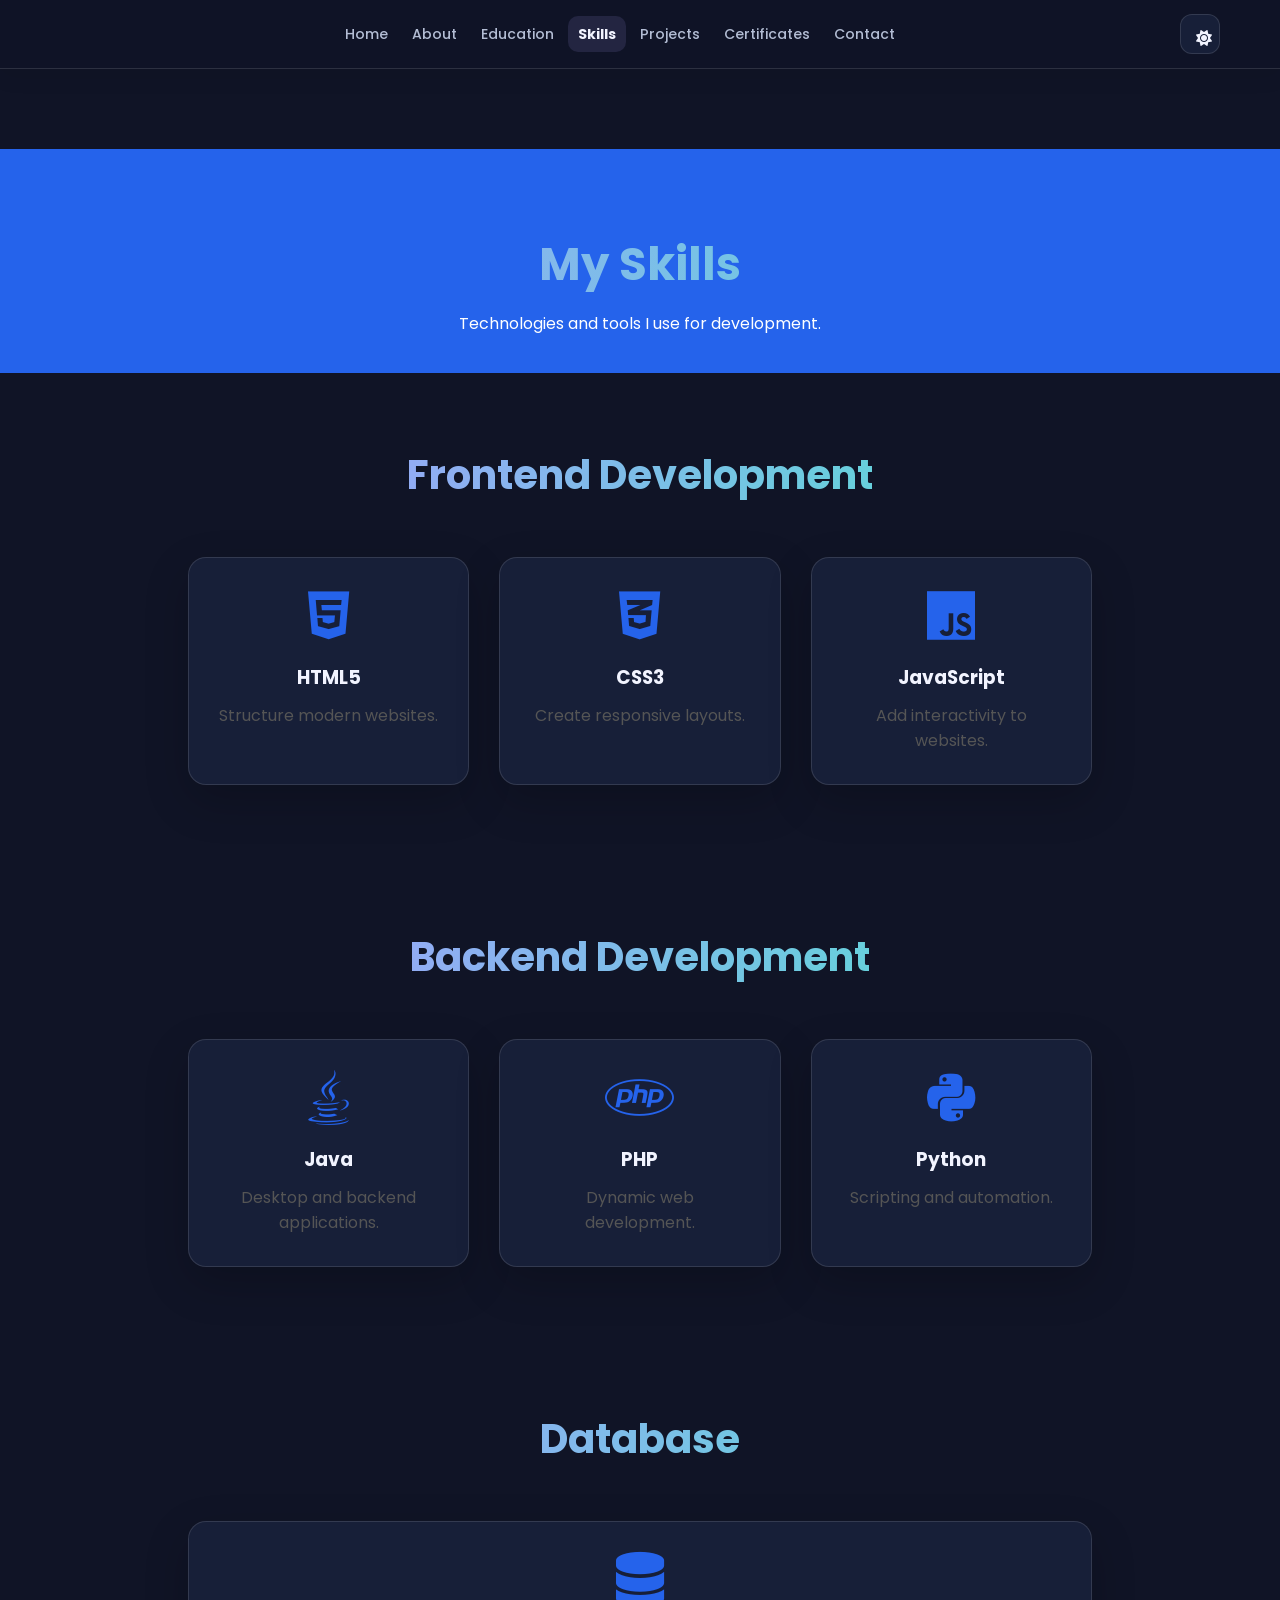
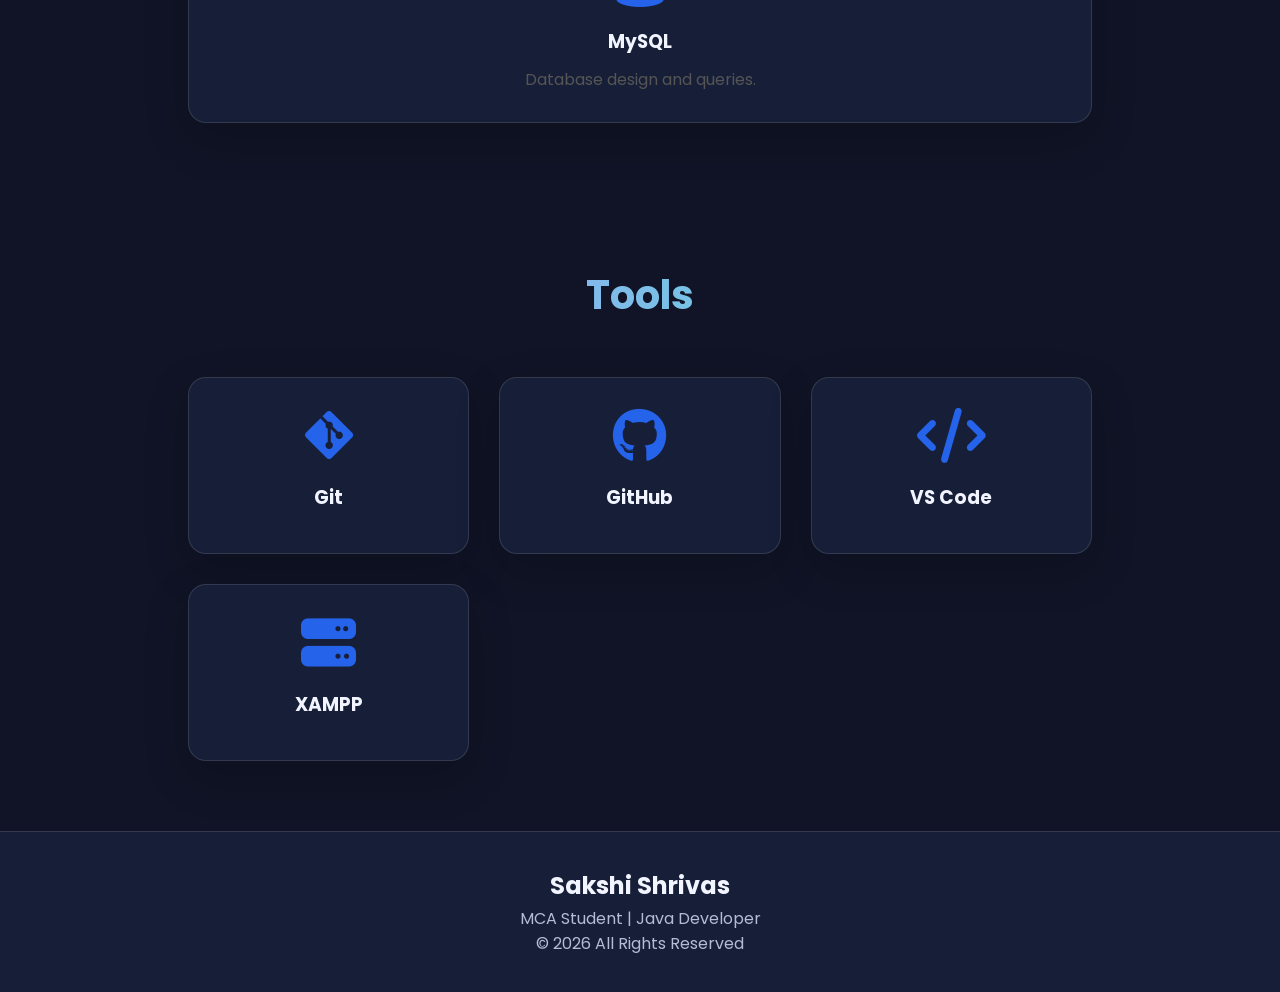
<file: skills.html>
<!DOCTYPE html>
<html lang="en">

<head>

    <meta charset="UTF-8">
    <meta name="viewport" content="width=device-width, initial-scale=1.0">
    <meta name="description" content="Programming and web development skills of Sakshi Shrivas.">
    <meta name="theme-color" content="#101426">
    <meta property="og:type" content="website">
    <meta property="og:title" content="Skills | Sakshi Shrivas Portfolio">
    <meta property="og:description" content="Programming and web development skills of Sakshi Shrivas.">
    <meta property="og:image" content="images/portfolio-preview.svg">

    <title>Skills | Sakshi Shrivas</title>

    <link rel="icon" href="favicon.svg" type="image/svg+xml">
    <link rel="stylesheet" href="style.css">

    <!-- Font Awesome -->

    <link rel="stylesheet"
        href="https://cdnjs.cloudflare.com/ajax/libs/font-awesome/6.6.0/css/all.min.css">

</head>

<body>

    <!-- ================= NAVBAR ================= -->

    <header>

        <nav class="navbar">

            <div class="logo">
                <a href="index.html"></a>
            </div>

            <ul class="nav-links">

                <li><a href="index.html">Home</a></li>

                <li><a href="about.html">About</a></li>

                <li><a href="education.html">Education</a></li>

                <li><a href="skills.html" class="active">Skills</a></li>

                <li><a href="projects.html">Projects</a></li>

                <li><a href="certificates.html">Certificates</a></li>

                <li><a href="contact.html">Contact</a></li>

            </ul>
            <div class="nav-controls">
                <button class="icon-button menu-toggle" type="button" aria-label="Open navigation" aria-expanded="false"><i class="fas fa-bars"></i></button>
                <button class="icon-button theme-toggle" type="button" aria-label="Switch to light theme" title="Switch theme"><i class="fas fa-sun"></i></button>
            </div>

        </nav>

    </header>

    <!-- ================= PAGE BANNER ================= -->

    <section class="page-banner">

        <h1>My Skills</h1>

        <p>Technologies and tools I use for development.</p>

    </section>

    <!-- ================= FRONTEND ================= -->

    <section class="skill-section">

        <h2 class="section-title">Frontend Development</h2>

        <div class="skill-grid">

            <div class="skill-card">
                <i class="fab fa-html5"></i>
                <h3>HTML5</h3>
                <p>Structure modern websites.</p>
            </div>

            <div class="skill-card">
                <i class="fab fa-css3-alt"></i>
                <h3>CSS3</h3>
                <p>Create responsive layouts.</p>
            </div>

            <div class="skill-card">
                <i class="fab fa-js"></i>
                <h3>JavaScript</h3>
                <p>Add interactivity to websites.</p>
            </div>

        </div>

    </section>

    <!-- ================= BACKEND ================= -->

    <section class="skill-section">

        <h2 class="section-title">Backend Development</h2>

        <div class="skill-grid">

            <div class="skill-card">
                <i class="fab fa-java"></i>
                <h3>Java</h3>
                <p>Desktop and backend applications.</p>
            </div>

            <div class="skill-card">
                <i class="fab fa-php"></i>
                <h3>PHP</h3>
                <p>Dynamic web development.</p>
            </div>

            <div class="skill-card">
                <i class="fab fa-python"></i>
                <h3>Python</h3>
                <p>Scripting and automation.</p>
            </div>

        </div>

    </section>

    <!-- ================= DATABASE ================= -->

    <section class="skill-section">

        <h2 class="section-title">Database</h2>

        <div class="skill-grid">

            <div class="skill-card">
                <i class="fas fa-database"></i>
                <h3>MySQL</h3>
                <p>Database design and queries.</p>
            </div>

        </div>

    </section>

    <!-- ================= TOOLS ================= -->

    <section class="skill-section">

        <h2 class="section-title">Tools</h2>

        <div class="skill-grid">

            <div class="skill-card">
                <i class="fab fa-git-alt"></i>
                <h3>Git</h3>
            </div>

            <div class="skill-card">
                <i class="fab fa-github"></i>
                <h3>GitHub</h3>
            </div>

            <div class="skill-card">
                <i class="fas fa-code"></i>
                <h3>VS Code</h3>
            </div>

            <div class="skill-card">
                <i class="fas fa-server"></i>
                <h3>XAMPP</h3>
            </div>

        </div>

    </section>

    <!-- ================= FOOTER ================= -->

    <footer>

        <h2>Sakshi Shrivas</h2>

        <p>MCA Student | Java Developer</p>

        <p>© 2026 All Rights Reserved</p>

    </footer>

    <script src="script.js" defer></script>

</body>

</html>
</file>
<file: style.css>
/* ==========================
   Google Font
========================== */
@import url('https://fonts.googleapis.com/css2?family=Poppins:wght@300;400;500;600;700&display=swap');

/* ==========================
   Reset
========================== */

*{
    margin:0;
    padding:0;
    box-sizing:border-box;
    font-family:'Poppins',sans-serif;
}

html{
    scroll-behavior:smooth;
}

body{
    background:#f5f7fa;
    color:#222;
    line-height:1.6;
}

/* ==========================
   Navbar
========================== */

header{
    width:100%;
    position:fixed;
    top:0;
    left:0;
    background:white;
    box-shadow:0 2px 10px rgba(0,0,0,.08);
    z-index:1000;
}

.navbar{
    width:90%;
    margin:auto;
    display:flex;
    justify-content:space-between;
    align-items:center;
    padding:18px 0;
}

.logo h2{
    color:#2563eb;
    font-size:30px;
}

.nav-links{
    display:flex;
    list-style:none;
}

.nav-links li{
    margin-left:25px;
}

.nav-links a{
    text-decoration:none;
    color:#333;
    font-weight:500;
    transition:.3s;
}

.nav-links a:hover{
    color:#2563eb;
}

/* ==========================
   Home Section
========================== */

.home{
    min-height:100vh;
    display:flex;
    justify-content:space-between;
    align-items:center;
    width:90%;
    margin:auto;
    padding-top:100px;
}

.home-text{
    width:55%;
}

.home-text h3{
    font-size:25px;
    color:#2563eb;
}

.home-text h1{
    font-size:60px;
    margin:10px 0;
}

.home-text h2{
    color:#555;
    margin-bottom:15px;
}

.home-text p{
    color:#666;
    margin-bottom:30px;
}

/* Buttons */

.buttons{
    display:flex;
    gap:20px;
}

.btn{
    text-decoration:none;
    background:#2563eb;
    color:white;
    padding:12px 25px;
    border-radius:8px;
    transition:.3s;
}

.btn:hover{
    background:#1d4ed8;
}

.btn-outline{
    background:transparent;
    color:#2563eb;
    border:2px solid #2563eb;
}

.btn-outline:hover{
    color:white;
    background:#2563eb;
}

/* Image */

.home-image{
    width:40%;
    text-align:center;
}

.home-image img{
    width:330px;
    height:330px;
    object-fit:cover;
    border-radius:50%;
    border:6px solid #2563eb;
    box-shadow:0 10px 30px rgba(0,0,0,.2);
}

/* ==========================
   Common Section
========================== */

section{
    padding:90px 10%;
}

.section-title{
    text-align:center;
    font-size:40px;
    margin-bottom:50px;
    color:#2563eb;
}

/* ==========================
   About
========================== */

.about-content{
    max-width:900px;
    margin:auto;
    text-align:center;
    font-size:18px;
    color:#555;
}

/* ==========================
   Education
========================== */

.education-container{
    display:grid;
    grid-template-columns:repeat(auto-fit,minmax(300px,1fr));
    gap:30px;
}

.card{
    background:white;
    padding:30px;
    border-radius:15px;
    box-shadow:0 5px 20px rgba(0,0,0,.08);
    transition:.3s;
}

.card:hover{
    transform:translateY(-8px);
}

.card h3{
    color:#2563eb;
    margin-bottom:15px;
}

.card span{
    display:block;
    margin-top:10px;
    color:#777;
}

/* ==========================
   Skills
========================== */

.skills-container{
    display:grid;
    grid-template-columns:repeat(auto-fit,minmax(150px,1fr));
    gap:20px;
}

.skill{
    background:white;
    padding:20px;
    border-radius:10px;
    text-align:center;
    font-weight:600;
    box-shadow:0 5px 15px rgba(0,0,0,.08);
    transition:.3s;
}

.skill:hover{
    background:#2563eb;
    color:white;
    transform:scale(1.05);
}

/* ==========================
   Projects
========================== */

.project-container{
    display:grid;
    grid-template-columns:repeat(auto-fit,minmax(320px,1fr));
    gap:30px;
}

.project-card{
    background:white;
    padding:30px;
    border-radius:15px;
    box-shadow:0 5px 20px rgba(0,0,0,.08);
    transition:.3s;
}

.project-card:hover{
    transform:translateY(-10px);
}

.project-card h3{
    color:#2563eb;
    margin-bottom:15px;
}

.project-card p{
    margin-bottom:20px;
    color:#555;
}

.project-card a{
    text-decoration:none;
    color:white;
    background:#2563eb;
    padding:10px 20px;
    border-radius:8px;
    display:inline-block;
}

.project-card a:hover{
    background:#1d4ed8;
}

/* ==========================
   Contact
========================== */

.contact-container{
    max-width:700px;
    margin:auto;
}

form{
    display:flex;
    flex-direction:column;
}

input,
textarea{
    margin-bottom:20px;
    padding:15px;
    border:1px solid #ccc;
    border-radius:8px;
    outline:none;
    font-size:16px;
}

button{
    background:#2563eb;
    color:white;
    border:none;
    padding:15px;
    border-radius:8px;
    cursor:pointer;
    font-size:16px;
}

button:hover{
    background:#1d4ed8;
}

/* ==========================
   Footer
========================== */

footer{
    background:#111827;
    color:white;
    text-align:center;
    padding:40px 20px;
}

.social-icons{
    margin:20px 0;
}

.social-icons a{
    color:white;
    margin:0 10px;
    font-size:25px;
    transition:.3s;
}

.social-icons a:hover{
    color:#60a5fa;
}

/* ==========================
   Responsive
========================== */

@media(max-width:768px){

    .navbar{
        flex-direction:column;
    }

    .nav-links{
        margin-top:15px;
        flex-wrap:wrap;
        justify-content:center;
    }

    .home{
        flex-direction:column-reverse;
        text-align:center;
    }

    .home-text,
    .home-image{
        width:100%;
    }

    .home-text h1{
        font-size:42px;
    }

    .home-image img{
        width:250px;
        height:250px;
        margin-bottom:30px;
    }

    .buttons{
        justify-content:center;
        flex-wrap:wrap;
    }
}

/* Active Navbar */

.nav-links a.active{

    color:#2563eb;
    font-weight:bold;

}

/* Back To Top Button */

#topBtn{

    position:fixed;

    right:30px;

    bottom:30px;

    width:50px;

    height:50px;

    border:none;

    border-radius:50%;

    background:#2563eb;

    color:white;

    font-size:22px;

    cursor:pointer;

    display:none;

    box-shadow:0 5px 15px rgba(0,0,0,.3);

    transition:.3s;

}

#topBtn:hover{

    background:#1d4ed8;

}

/* Scroll Animation */

.card,
.project-card,
.skill{

    opacity:0;

    transform:translateY(40px);

    transition:all .8s ease;

}

.show{

    opacity:1;

    transform:translateY(0);

}

/* ==========================
   Page Banner
========================== */

.page-banner{
    margin-top:80px;
    padding:80px 20px;
    background:#2563eb;
    color:white;
    text-align:center;
}

.page-banner h1{
    font-size:45px;
}

.page-banner p{
    margin-top:10px;
}

/* About Section */

.about-section{
    display:flex;
    justify-content:space-between;
    align-items:center;
    gap:50px;
    padding:80px 10%;
}

.about-image img{
    width:320px;
    border-radius:20px;
    box-shadow:0 10px 25px rgba(0,0,0,.2);
}

.about-content{
    flex:1;
}

.about-content h2{
    color:#2563eb;
    margin-bottom:20px;
}

.about-content p{
    margin-bottom:15px;
    text-align:justify;
}

/* Personal Details */

.details-container{
    display:grid;
    grid-template-columns:repeat(auto-fit,minmax(250px,1fr));
    gap:20px;
}

.detail-box{
    background:white;
    padding:25px;
    border-radius:12px;
    box-shadow:0 5px 15px rgba(0,0,0,.08);
    transition:.3s;
}

.detail-box:hover{
    transform:translateY(-5px);
}

.detail-box h3{
    color:#2563eb;
}

/* Hobbies */

.hobby-container{
    display:grid;
    grid-template-columns:repeat(auto-fit,minmax(180px,1fr));
    gap:25px;
}

.hobby-card{
    background:white;
    text-align:center;
    padding:30px;
    border-radius:15px;
    box-shadow:0 5px 15px rgba(0,0,0,.08);
    transition:.3s;
}

.hobby-card:hover{
    background:#2563eb;
    color:white;
}

.hobby-card i{
    font-size:40px;
    margin-bottom:15px;
}

/* ==========================
   EDUCATION PAGE
========================== */

.education{

    padding:80px 10%;

}

.timeline{

    position:relative;

    margin-left:25px;

    border-left:4px solid #2563eb;

}

.timeline-item{

    position:relative;

    margin-bottom:60px;

    padding-left:40px;

}

.timeline-icon{

    position:absolute;

    left:-22px;

    top:0;

    width:40px;

    height:40px;

    background:#2563eb;

    color:white;

    border-radius:50%;

    display:flex;

    justify-content:center;

    align-items:center;

    font-size:18px;

}

.timeline-content{

    background:white;

    padding:25px;

    border-radius:15px;

    box-shadow:0 5px 20px rgba(0,0,0,.1);

    transition:.3s;

}

.timeline-content:hover{

    transform:translateY(-8px);

}

.timeline-content h2{

    color:#2563eb;

    margin-bottom:10px;

}

.timeline-content h3{

    color:#555;

    margin-bottom:15px;

}

.education-highlights{

    padding:80px 10%;

}

.highlight-container{

    display:grid;

    grid-template-columns:repeat(auto-fit,minmax(250px,1fr));

    gap:25px;

}

.highlight-card{

    background:white;

    padding:30px;

    text-align:center;

    border-radius:15px;

    box-shadow:0 5px 15px rgba(0,0,0,.08);

    transition:.3s;

}

.highlight-card:hover{

    background:#2563eb;

    color:white;

}

.highlight-card i{

    font-size:40px;

    margin-bottom:15px;

}

/* ==========================
   SKILLS PAGE
========================== */

.skill-section{

    padding:70px 10%;

}

.skill-grid{

    display:grid;

    grid-template-columns:repeat(auto-fit,minmax(250px,1fr));

    gap:30px;

}

.skill-card{

    background:white;

    padding:30px;

    border-radius:15px;

    text-align:center;

    box-shadow:0 5px 20px rgba(0,0,0,.08);

    transition:.3s;

}

.skill-card:hover{

    transform:translateY(-10px);

    background:#2563eb;

    color:white;

}

.skill-card i{

    font-size:55px;

    margin-bottom:20px;

    color:#2563eb;

}

.skill-card:hover i{

    color:white;

}

.skill-card h3{

    margin-bottom:10px;

}

.skill-card p{

    color:#555;

}

.skill-card:hover p{

    color:white;

}

/* ==========================
PROJECT PAGE
========================== */

.projects{

padding:80px 10%;

}

.project-box{

display:flex;

background:white;

margin-bottom:50px;

border-radius:20px;

overflow:hidden;

box-shadow:0 10px 30px rgba(0,0,0,.1);

transition:.3s;

}

.project-box:hover{

transform:translateY(-8px);

}

.project-image{

flex:1;

}

.project-image img{

width:100%;

height:100%;

object-fit:cover;

}

.project-info{

flex:1.5;

padding:35px;

}

.project-info h2{

color:#2563eb;

margin-bottom:15px;

}

.project-info p{

margin-bottom:20px;

color:#555;

}

.tech{

margin:15px 0;

}

.tech span{

display:inline-block;

background:#2563eb;

color:white;

padding:8px 15px;

border-radius:20px;

margin:5px;

font-size:14px;

}

.project-info ul{

margin-left:20px;

margin-top:15px;

margin-bottom:20px;

}

.project-info li{

margin-bottom:8px;

}

.project-buttons{

margin-top:25px;

}

.project-buttons a{

display:inline-block;

text-decoration:none;

padding:12px 25px;

background:#2563eb;

color:white;

border-radius:8px;

margin-right:15px;

transition:.3s;

}

.project-buttons a:hover{

background:#1d4ed8;

}

@media(max-width:900px){

.project-box{

flex-direction:column;

}

}

/* ==========================
CERTIFICATES PAGE
========================== */

.certificate-section{

padding:80px 10%;

display:grid;

grid-template-columns:repeat(auto-fit,minmax(280px,1fr));

gap:30px;

}

.certificate-card{

background:white;

padding:35px;

border-radius:20px;

text-align:center;

box-shadow:0 10px 30px rgba(0,0,0,.08);

transition:.3s;

}

.certificate-card:hover{

transform:translateY(-10px);

background:#2563eb;

color:white;

}

.certificate-card i{

font-size:60px;

color:#2563eb;

margin-bottom:20px;

}

.certificate-card:hover i{

color:white;

}

.certificate-card h2{

margin-bottom:15px;

}

.certificate-card p{

margin-bottom:25px;

}

.certificate-card a{

display:inline-block;

padding:10px 25px;

background:#2563eb;

color:white;

text-decoration:none;

border-radius:8px;

}

.certificate-card:hover a{

background:white;

color:#2563eb;

}

/* ==========================
CONTACT PAGE
========================== */

.contact-page{

padding:80px 10%;

display:grid;

grid-template-columns:1fr 1fr;

gap:50px;

}

.contact-info h2,
.contact-form h2{

margin-bottom:30px;

color:#2563eb;

}

.contact-box{

display:flex;

align-items:center;

margin-bottom:25px;

background:white;

padding:20px;

border-radius:15px;

box-shadow:0 5px 20px rgba(0,0,0,.08);

}

.contact-box i{

font-size:30px;

color:#2563eb;

margin-right:20px;

}

.contact-box h3{

margin-bottom:5px;

}

.contact-form{

background:white;

padding:35px;

border-radius:20px;

box-shadow:0 10px 30px rgba(0,0,0,.08);

}

.contact-form input,
.contact-form textarea{

width:100%;

padding:15px;

margin-bottom:20px;

border:1px solid #ddd;

border-radius:10px;

font-size:16px;

}

.contact-form button{

width:100%;

padding:15px;

background:#2563eb;

color:white;

border:none;

border-radius:10px;

font-size:17px;

cursor:pointer;

transition:.3s;

}

.contact-form button:hover{

background:#1d4ed8;

}

@media(max-width:900px){

.contact-page{

grid-template-columns:1fr;

}

}

/* === Portfolio upgrade: responsive, accessible, theme-aware additions === */
:root{color-scheme:dark;--bg:#101426;--surface:#171f38;--surface2:#202b49;--text:#f2f4ff;--muted:#b3bdd4;--accent:#a69bff;--accent2:#53e1d1;--border:rgba(255,255,255,.12);--header:rgba(16,20,38,.92);--shadow:0 16px 45px rgba(0,0,0,.2)}
html{scroll-padding-top:100px} body{background:var(--bg);color:var(--text);transition:background .25s,color .25s} body,body *{box-sizing:border-box} body{padding-top:0} header{position:sticky!important;top:0;background:var(--header)!important;backdrop-filter:blur(18px);border-bottom:1px solid var(--border);box-shadow:0 5px 24px rgba(0,0,0,.08)} .navbar{width:min(1160px,92%);gap:18px;padding:14px 0}.logo a{font-weight:800;letter-spacing:-1px;background:linear-gradient(100deg,var(--accent),var(--accent2));-webkit-background-clip:text;background-clip:text;color:transparent}.nav-links{gap:4px;align-items:center}.nav-links li{margin-left:0}.nav-links a{color:var(--muted);padding:8px 10px;border-radius:10px;font-size:.88rem}.nav-links a:hover,.nav-links a.active{color:var(--text);background:rgba(166,155,255,.13)}.nav-controls{display:flex;gap:8px;align-items:center}.icon-button{width:40px;height:40px;border:1px solid var(--border);border-radius:12px;background:var(--surface);color:var(--text);cursor:pointer;display:grid;place-items:center}.menu-toggle{display:none}.hero{width:min(1160px,92%);margin:auto;min-height:650px;gap:48px}.hero-text h1{font-size:clamp(2.6rem,6vw,5rem);line-height:1.08;letter-spacing:-2px}.gradient-name{background:linear-gradient(100deg,var(--accent),var(--accent2));-webkit-background-clip:text;background-clip:text;color:transparent}.hero-text h2{min-height:2rem;color:var(--accent2)}.hero-text p,.about-home p{color:var(--muted)}.btn,.btn2,.project-buttons a,.project-details-btn,.certificate-preview-btn,.certificate-download{border-radius:12px;transition:transform .2s,box-shadow .2s;cursor:pointer}.btn:hover,.btn2:hover,.project-buttons a:hover,.project-details-btn:hover,.certificate-preview-btn:hover,.certificate-download:hover{transform:translateY(-2px)}.btn{background:linear-gradient(110deg,var(--accent),var(--accent2));color:#111426;border:0}.btn2{background:transparent;color:var(--text);border:1px solid var(--border)}.hero-image{min-height:370px;position:relative;display:grid;place-items:center}.avatar-orbit{width:270px;height:270px;border-radius:38% 62% 60% 40%/40% 40% 60% 60%;background:linear-gradient(135deg,rgba(166,155,255,.22),rgba(83,225,209,.13));border:1px solid var(--border);display:grid;place-items:center;animation:floatPortfolio 7s ease-in-out infinite;box-shadow:0 0 90px rgba(166,155,255,.1)}.avatar-orbit span{width:190px;height:190px;display:grid;place-items:center;border-radius:32px;background:linear-gradient(145deg,var(--surface2),var(--surface));border:1px solid var(--border);font-size:5rem;font-weight:800;letter-spacing:-5px;color:var(--accent);transform:rotate(-5deg);box-shadow:var(--shadow)}.floating-tag{position:absolute;padding:10px 14px;background:var(--surface);border:1px solid var(--border);border-radius:13px;box-shadow:var(--shadow);font-weight:700}.floating-tag i{color:var(--accent2);margin-right:7px}.tag-java{top:15%;right:3%}.tag-code{bottom:14%;left:0}@keyframes floatPortfolio{50%{transform:translateY(-12px) rotate(3deg)}}.quick-info{width:min(1160px,92%);margin:auto;gap:18px}.info-card,.card,.project-box,.timeline-content,.certificate-card,.contact-info,.contact-form,.about-content,.detail-box,.hobby-card,.highlight-card,.skill-card{background:var(--surface)!important;color:var(--text);border:1px solid var(--border);border-radius:18px;box-shadow:var(--shadow);transition:transform .25s,border-color .25s}.info-card p,.project-info p,.project-info ul,.certificate-card p,.timeline-content p,.contact-box p{color:var(--muted)}.info-card:hover,.project-box:hover,.certificate-card:hover,.skill-card:hover{transform:translateY(-4px);border-color:var(--accent)}.page-banner{padding-top:80px;padding-bottom:36px}.page-banner h1,.section-title{background:linear-gradient(100deg,var(--accent),var(--accent2));-webkit-background-clip:text;background-clip:text;color:transparent}.projects,.certificate-section,.education,.skill-section,.contact-page{width:min(1160px,92%);margin-left:auto;margin-right:auto}.projects{display:grid;grid-template-columns:repeat(2,minmax(0,1fr));gap:22px}.project-box{overflow:hidden;padding:0!important}.project-info{padding:26px}.project-art{min-height:205px;display:grid;place-items:center;position:relative;overflow:hidden;padding:24px;background:radial-gradient(circle at 80% 20%,rgba(83,225,209,.25),transparent 35%),linear-gradient(135deg,#22264b,#12182c)}.art-oldage{background:radial-gradient(circle at 80% 20%,rgba(166,155,255,.25),transparent 35%),linear-gradient(135deg,#173b43,#12182c)}.art-label{position:absolute;left:20px;top:16px;font-size:.72rem;letter-spacing:2px;color:#d9d8ff}.mock-window{width:min(330px,100%);padding:18px;border:1px solid rgba(255,255,255,.22);border-radius:13px;background:rgba(12,17,34,.84);box-shadow:0 20px 40px rgba(0,0,0,.25)}.mock-dots{font-size:.65rem;letter-spacing:3px;color:var(--accent2);margin-bottom:14px}.mock-window strong{font-size:1.35rem;display:block;margin-bottom:12px}.mock-bars{display:flex;gap:8px;margin:12px 0}.mock-bars i{height:7px;flex:1;background:linear-gradient(90deg,var(--accent),var(--accent2));border-radius:8px}.mock-window small{color:#b3bdd4}.mock-stat-row{display:flex;gap:7px;margin:12px 0}.mock-stat-row i{font-style:normal;flex:1;padding:9px 4px;border-radius:7px;background:#27324b;text-align:center;font-size:.65rem;color:#dce4ff}.project-buttons{display:flex;flex-wrap:wrap;gap:10px}.project-buttons a,.project-details-btn,.certificate-preview-btn,.certificate-download{padding:10px 14px;display:inline-flex;align-items:center;justify-content:center;text-decoration:none;font-weight:700;font-size:.88rem;border:1px solid var(--border);background:var(--surface2);color:var(--text)}.project-details-btn{font-family:inherit}.portfolio-tools{grid-column:1/-1;display:flex;gap:15px;align-items:center;justify-content:space-between;flex-wrap:wrap;margin-bottom:6px}.search-box{display:flex;align-items:center;gap:10px;flex:1;min-width:230px;max-width:520px;padding:0 14px;border:1px solid var(--border);border-radius:12px;background:var(--surface)}.search-box i{color:var(--accent2)}.search-box input{width:100%;padding:13px 0;border:0;outline:0;background:transparent;color:var(--text);font:inherit}.filter-chips{display:flex;gap:8px;flex-wrap:wrap}.filter-chip{padding:9px 12px;border:1px solid var(--border);border-radius:99px;background:transparent;color:var(--muted);cursor:pointer;font:inherit;font-size:.85rem}.filter-chip.active,.filter-chip:hover{background:var(--accent);color:#111426;border-color:var(--accent)}.certificate-section{display:grid;grid-template-columns:repeat(3,minmax(0,1fr));gap:20px}.certificate-card{padding:27px 20px;text-align:center}.certificate-card>i{font-size:2rem;color:var(--accent2)}.certificate-card h2{margin:12px 0 7px}.certificate-actions{display:flex;flex-wrap:wrap;justify-content:center;gap:8px}.certificate-unavailable{padding:10px 12px;border-radius:10px;background:transparent;color:var(--muted);border:1px dashed var(--border);font:inherit;font-size:.8rem;cursor:not-allowed}.certificate-download{font-size:.82rem}.modal-backdrop{position:fixed;inset:0;z-index:2000;background:rgba(0,0,0,.72);display:grid;place-items:center;padding:20px;overflow:auto}.modal-backdrop[hidden]{display:none!important}.modal-card{position:relative;width:min(760px,100%);max-height:92vh;overflow:auto;background:var(--surface);color:var(--text);border:1px solid var(--border);border-radius:20px;padding:28px;box-shadow:0 25px 90px rgba(0,0,0,.5)}.modal-close{position:absolute;right:15px;top:12px;width:38px;height:38px;border:1px solid var(--border);border-radius:11px;background:var(--surface2);color:var(--text);font-size:1.5rem;cursor:pointer}.modal-eyebrow{color:var(--accent2);font-size:.78rem;font-weight:800;letter-spacing:2px;margin-bottom:8px}.modal-card h2{font-size:1.6rem;margin-bottom:12px}.modal-card p{color:var(--muted)}.certificate-modal-card iframe{width:100%;height:min(62vh,650px);border:1px solid var(--border);border-radius:12px;background:#fff;margin:12px 0}.modal-actions{display:flex;flex-wrap:wrap;gap:10px}.modal-actions a{text-decoration:none}.contact-page{display:grid;grid-template-columns:.9fr 1.1fr;gap:22px}.contact-info,.contact-form{padding:28px}.contact-form form{display:grid;gap:13px}.contact-form input,.contact-form textarea{background:var(--bg)!important;color:var(--text)!important;border:1px solid var(--border)!important;border-radius:11px;padding:13px 14px;font:inherit;width:100%}.contact-form input:focus,.contact-form textarea:focus{outline:2px solid var(--accent);outline-offset:1px}.contact-form button{background:linear-gradient(110deg,var(--accent),var(--accent2));color:#111426;border:0;border-radius:11px;padding:13px 17px;font:700 1rem inherit;cursor:pointer}.form-note,.form-status{color:var(--muted);font-size:.85rem}.form-status:empty{display:none}footer{background:var(--surface)!important;color:var(--text);border-top:1px solid var(--border);padding:35px 5%}footer p{color:var(--muted)}.social-icons a{color:var(--text)}#topBtn{position:fixed;right:22px;bottom:22px;width:45px;height:45px;border:0;border-radius:13px;background:var(--accent);color:#111426;font-size:1.4rem;display:none;place-items:center;z-index:1000;box-shadow:var(--shadow);cursor:pointer}.show{animation:revealPortfolio .5s ease both}@keyframes revealPortfolio{from{opacity:0;transform:translateY(12px)}to{opacity:1;transform:translateY(0)}}body.light-theme{color-scheme:light;--bg:#f4f6fc;--surface:#fff;--surface2:#edf0fa;--text:#20243a;--muted:#5d6680;--accent:#6654dc;--accent2:#008e83;--border:rgba(29,37,66,.14);--header:rgba(255,255,255,.92);--shadow:0 14px 40px rgba(33,43,77,.08)}body.light-theme .hero-text h2{color:var(--accent2)}body.light-theme .project-art{background:radial-gradient(circle at 80% 20%,rgba(0,142,131,.14),transparent 35%),linear-gradient(135deg,#e9eaff,#dce7f0)}body.light-theme .art-oldage{background:radial-gradient(circle at 80% 20%,rgba(102,84,220,.13),transparent 35%),linear-gradient(135deg,#e0f3ee,#e8eaff)}body.light-theme .mock-window{background:rgba(255,255,255,.9);border-color:var(--border)}body.light-theme .mock-window small,body.light-theme .art-label{color:#454b69}body.light-theme .mock-stat-row i{background:#e4e8f5;color:#333b5c}body.light-theme .floating-tag{color:var(--text)}body.light-theme .certificate-modal-card iframe{background:#fff}body.light-theme .btn{color:#fff;background:linear-gradient(110deg,#6654dc,#008e83)}body.light-theme .btn2{color:var(--text)}.nav-links a:focus-visible,button:focus-visible,a:focus-visible,input:focus-visible,textarea:focus-visible{outline:2px solid var(--accent2);outline-offset:3px}
@media(max-width:980px){.navbar{flex-wrap:wrap}.nav-links a{font-size:.8rem;padding:7px}.projects{grid-template-columns:1fr 1fr}.certificate-section{grid-template-columns:repeat(2,minmax(0,1fr))}.contact-page{grid-template-columns:1fr}}
@media(max-width:760px){.navbar{display:flex;flex-wrap:wrap;justify-content:space-between;position:relative}.menu-toggle{display:grid}.nav-controls{margin-left:auto}.nav-links{display:none;order:3;width:100%;flex-direction:column;align-items:stretch;padding:10px 0 4px}.nav-links.mobile-open{display:flex}.nav-links li{margin:0}.nav-links a{display:block;padding:11px 12px;font-size:.95rem}.hero{width:92%;min-height:auto;padding-top:55px;padding-bottom:55px;display:flex;flex-direction:column;text-align:center}.hero-text{width:100%}.hero-text h1{font-size:clamp(2.6rem,12vw,4rem)}.hero-text h3{font-size:1.1rem}.hero-text p{font-size:.98rem}.buttons{justify-content:center;flex-wrap:wrap;gap:10px}.hero-image{width:100%;min-height:260px;order:-1}.avatar-orbit{width:220px;height:220px}.avatar-orbit span{width:155px;height:155px;font-size:4rem}.tag-java{right:5%}.tag-code{left:3%}.quick-info{width:92%;grid-template-columns:1fr}.page-banner{padding-top:60px}.projects{grid-template-columns:1fr}.certificate-section{grid-template-columns:1fr}.portfolio-tools{align-items:stretch}.search-box{max-width:none}.filter-chips{width:100%}.filter-chip{flex:1}.modal-card{padding:23px 17px}.certificate-modal-card iframe{height:55vh}.contact-page{width:92%}}
@media(prefers-reduced-motion:reduce){*,*::before,*::after{scroll-behavior:auto!important;animation:none!important;transition:none!important}}

.github-section{width:min(1160px,92%);margin:30px auto 70px}.github-intro{text-align:center;color:var(--muted);margin-top:-18px;margin-bottom:24px}.github-repos{display:grid;grid-template-columns:repeat(auto-fit,minmax(230px,1fr));gap:16px}.github-repo{padding:22px;border:1px solid var(--border);border-radius:16px;background:var(--surface);min-width:0}.github-repo h3{overflow-wrap:anywhere;margin-bottom:8px}.github-repo p{color:var(--muted);font-size:.9rem;min-height:48px}.repo-meta{display:flex;gap:16px;color:var(--muted);font-size:.82rem;margin:14px 0}.github-repo a,.github-profile-link a{color:var(--accent2);text-decoration:none;font-weight:700}.github-profile-link{text-align:center;margin-top:24px}.github-fallback{color:var(--muted)}



.hero-image {
    display: flex;
    justify-content: center;
    align-items: center;
}

.profile-photo {
    width: 280px;
    height: 320px;
    object-fit: cover;
    object-position: center;
    border-radius: 28px;
    border: 3px solid rgba(139, 124, 255, 0.7);
    box-shadow: 0 15px 45px rgba(0, 0, 0, 0.3);
    transition: transform 0.3s ease;
}

.profile-photo:hover {
    transform: translateY(-5px);
}

@media (max-width: 700px) {
    .profile-photo {
        width: 220px;
        height: 260px;
    }
}


/* ===== HOME PHOTO POSITION FIX ===== */

.hero {
    display: flex;
    flex-direction: row;
    align-items: center;
    justify-content: space-between;
    gap: 55px;
    max-width: 1200px;
    width: 100%;
    margin: 0 auto;
    padding: 55px 40px;
    min-height: 75vh;
    box-sizing: border-box;
}

.hero-text {
    flex: 1 1 0;
    min-width: 0;
}

.hero-image {
    flex: 0 0 300px;
    display: flex;
    justify-content: center;
    align-items: center;
}

.profile-photo {
    display: block;
    width: 290px;
    height: 350px;
    object-fit: cover;
    object-position: center top;
    border-radius: 25px;
    border: 2px solid #8174ff;
    box-shadow: 0 15px 40px rgba(0, 0, 0, 0.25);
}

/* Keep the layout responsive on phones and tablets */

@media (max-width: 768px) {
    .hero {
        flex-direction: column;
        justify-content: center;
        gap: 30px;
        padding: 40px 22px;
        min-height: auto;
        text-align: center;
    }

    .hero-text {
        width: 100%;
    }

    .hero-image {
        flex: 0 0 auto;
        width: 100%;
    }

    .profile-photo {
        width: 230px;
        height: 280px;
    }

    .buttons {
        justify-content: center;
        flex-wrap: wrap;
    }
}

/* Fix certificate preview modal */
.certificate-modal-card {
    position: relative;
    width: min(92vw, 1000px);
    max-width: 1000px;
    max-height: 94vh;
    box-sizing: border-box;
    overflow-y: auto;
    overflow-x: hidden;
    padding: 30px;
    border-radius: 22px;
}

/* Keep the close button properly positioned */
.certificate-modal-card .modal-close {
    position: absolute;
    top: 18px;
    right: 18px;
    z-index: 10;
    width: 42px;
    height: 42px;
    display: flex;
    align-items: center;
    justify-content: center;
    padding: 0;
    line-height: 1;
    font-size: 25px;
    border-radius: 12px;
    cursor: pointer;
}

/* Give the certificate enough preview space */
#certificateFrame {
    display: block;
    width: 100%;
    height: 65vh;
    min-height: 400px;
    max-height: 700px;
    border: none;
    border-radius: 12px;
    background: white;
    box-sizing: border-box;
}

/* Modal title spacing */
.certificate-modal-card h2 {
    padding-right: 50px;
    margin-bottom: 20px;
}

/* Mobile preview */
@media (max-width: 600px) {
    .certificate-modal-card {
        width: 95vw;
        padding: 20px 14px;
    }

    #certificateFrame {
        height: 60vh;
        min-height: 300px;
    }

    .certificate-modal-card .modal-close {
        top: 12px;
        right: 12px;
        width: 36px;
        height: 36px;
    }
}
#certificatePdfViewer {
    width: 100%;
    height: 65vh;
    min-height: 350px;
    display: flex;
    align-items: center;
    justify-content: center;
    overflow: hidden;
    background: #fff;
    border-radius: 12px;
}

#certificateCanvas {
    display: block;
    max-width: 100%;
    max-height: 100%;
    object-fit: contain;
}
/* Fit the entire certificate image without cropping */
#certificatePdfViewer {
    width: 100%;
    height: 65vh;
    min-height: 350px;
    display: flex;
    align-items: center;
    justify-content: center;
    overflow: hidden;
    background: #fff;
    border-radius: 12px;
}

#certificateImage {
    display: block;
    width: 100%;
    height: 100%;
    object-fit: contain;
    object-position: center;
}

/* Certificate image preview */
#certificateImage {
    display: block;
    width: 100%;
    max-width: 100%;
    max-height: 65vh;
    height: auto;
    object-fit: contain;
    margin: 0 auto;
    border-radius: 8px;
    background: #fff;
}

#certificateImage[hidden],
#certificatePdfViewer[hidden] {
    display: none !important;
}

#certificatePdfViewer {
    width: 100%;
    height: 65vh;
    min-height: 350px;
    display: flex;
    align-items: center;
    justify-content: center;
    overflow: auto;
    background: #fff;
    border-radius: 12px;
}

/* Fix certificate image visibility inside preview modal */
#certificateModal #certificateImage {
    display: block !important;
    width: 100% !important;
    max-width: 100%;
    height: auto !important;
    max-height: 65vh;
    object-fit: contain;
    margin: 0 auto;
    background: #ffffff;
}

#certificateModal #certificateImage[hidden] {
    display: none !important;
}

#certificateModal #certificatePdfViewer[hidden] {
    display: none !important;
}
</file>
